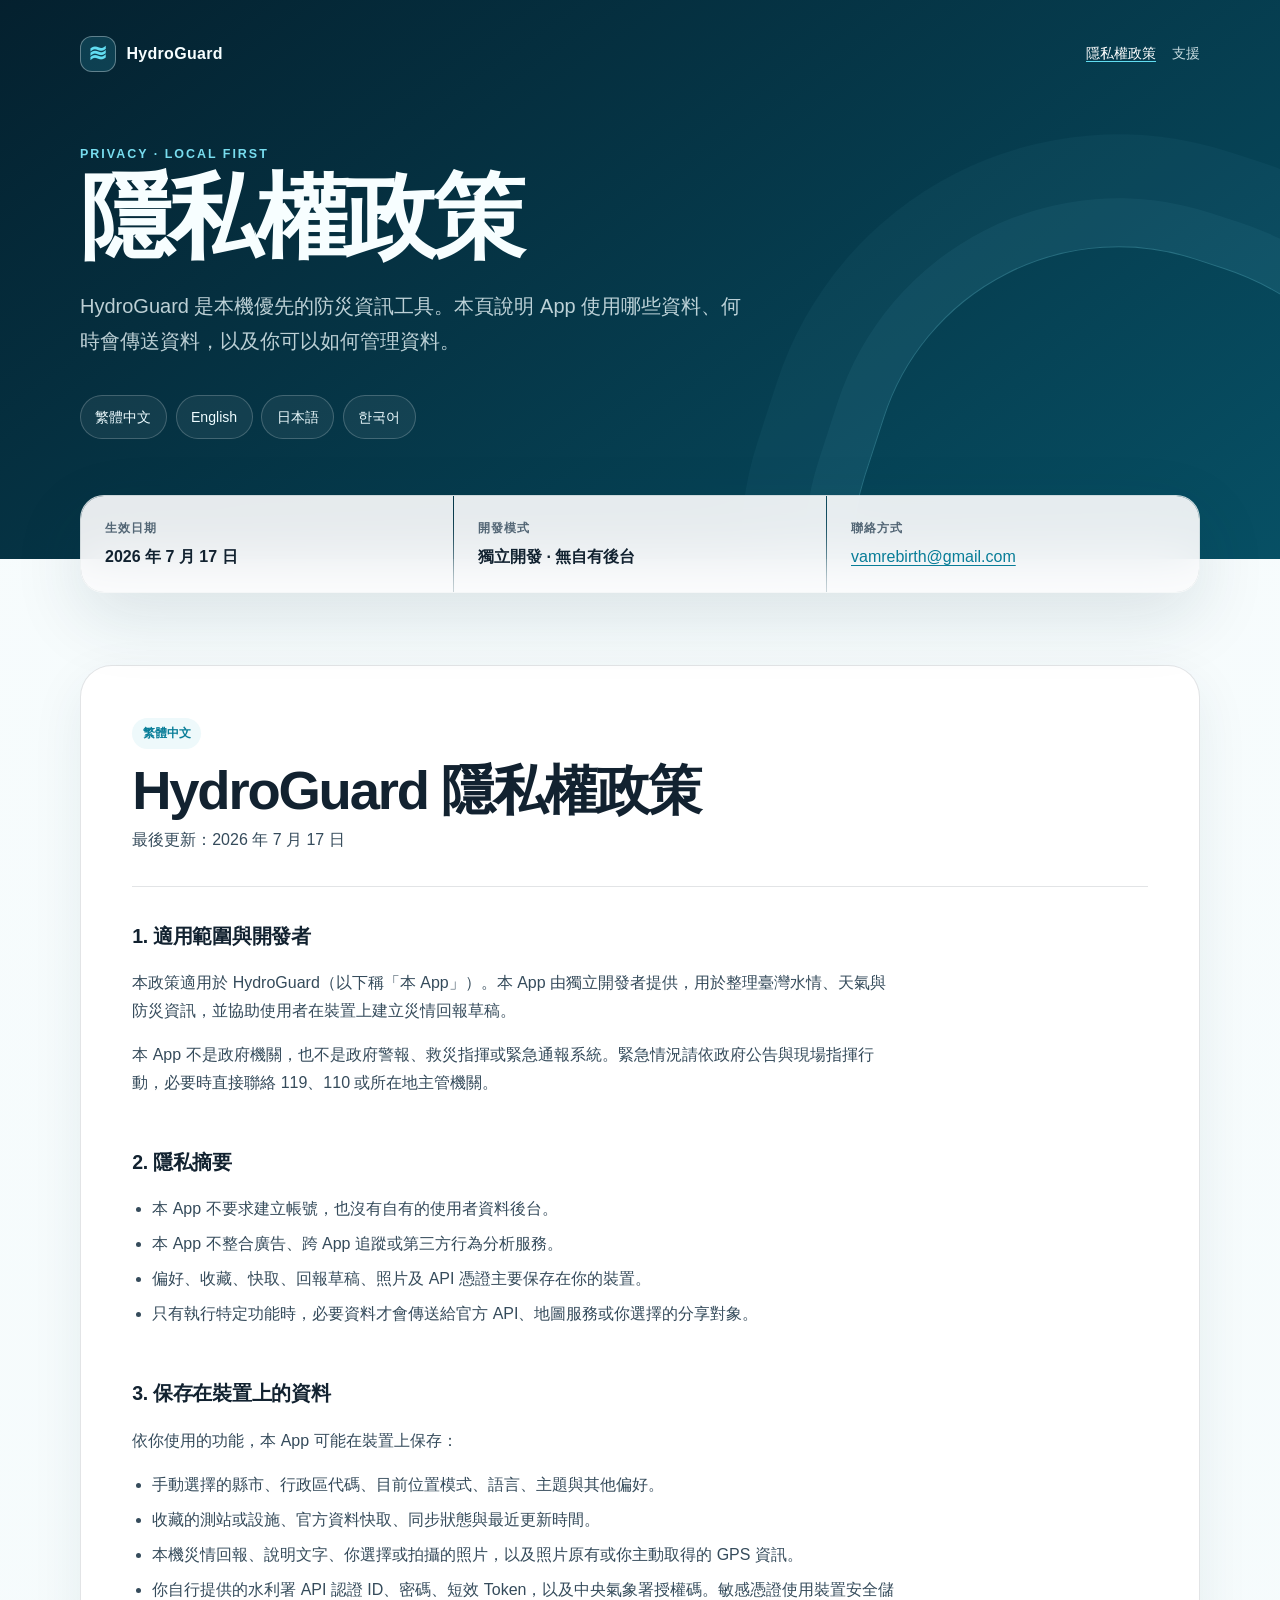
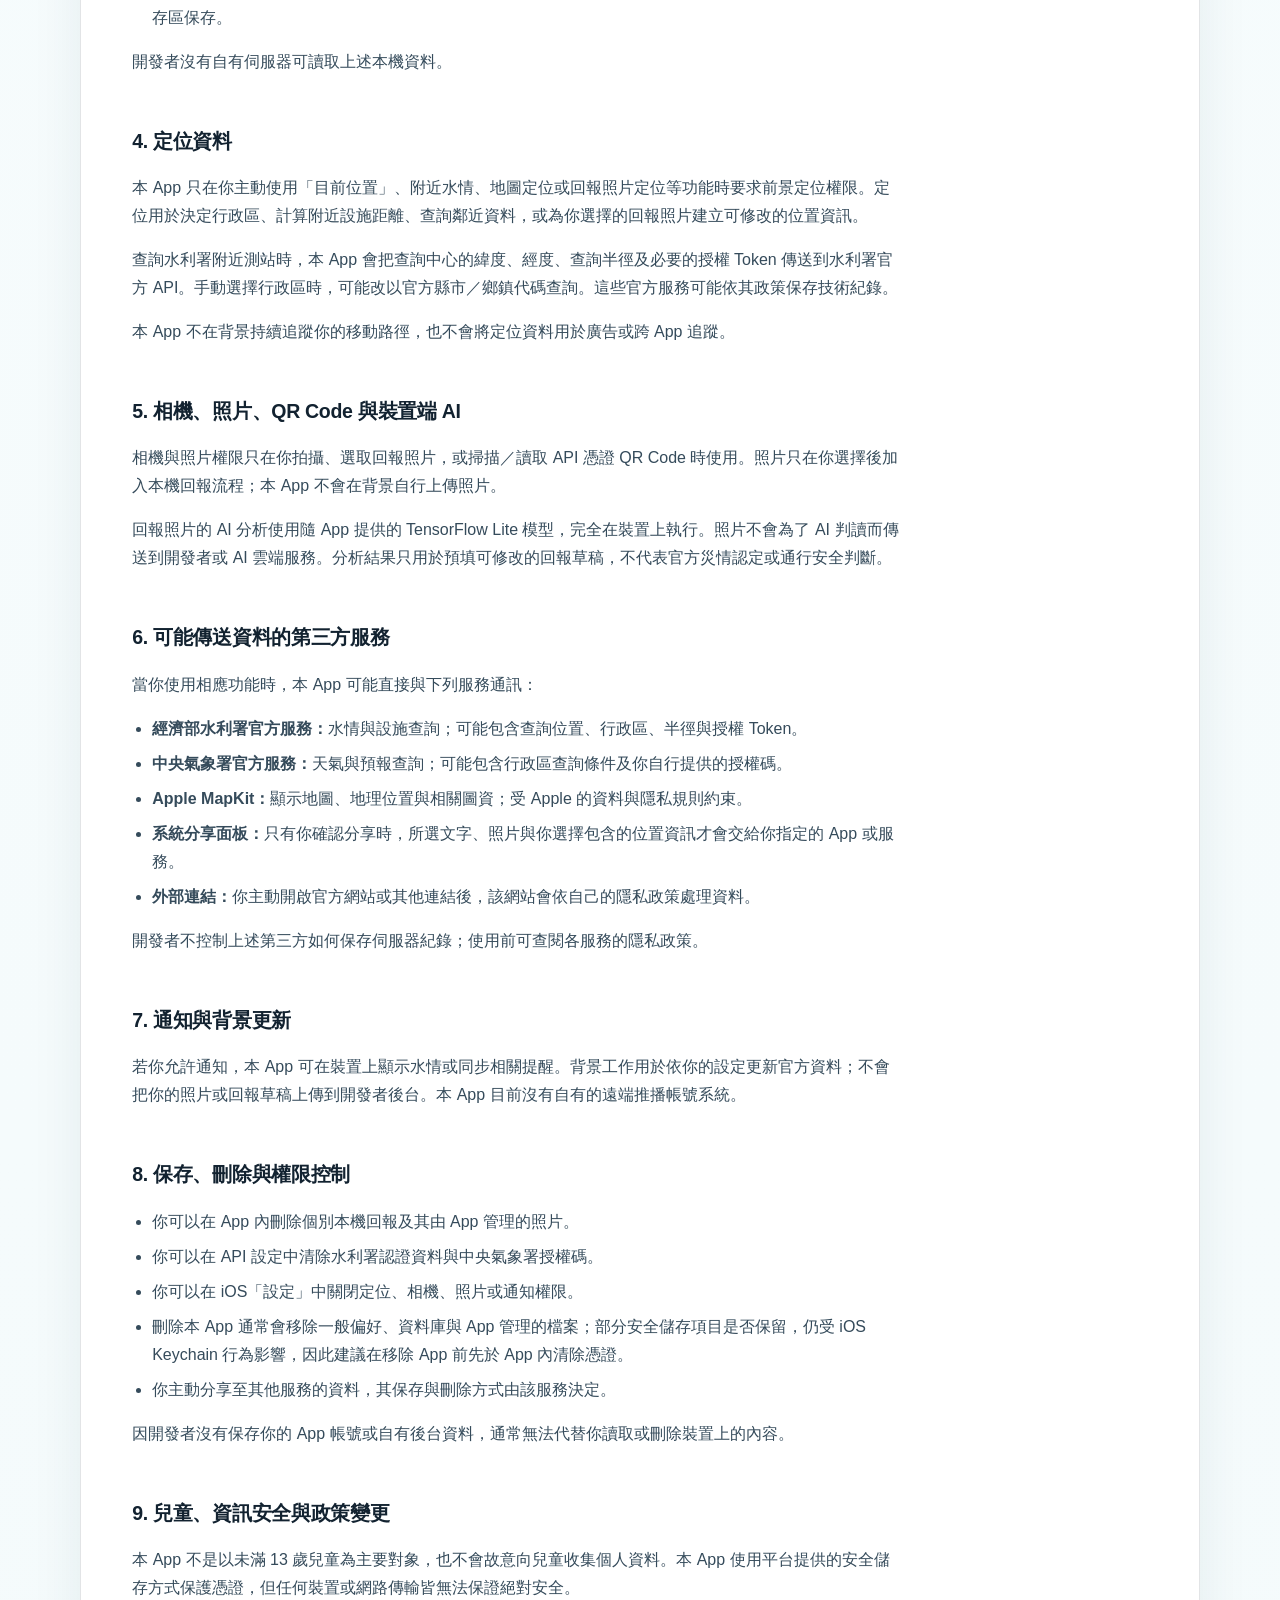
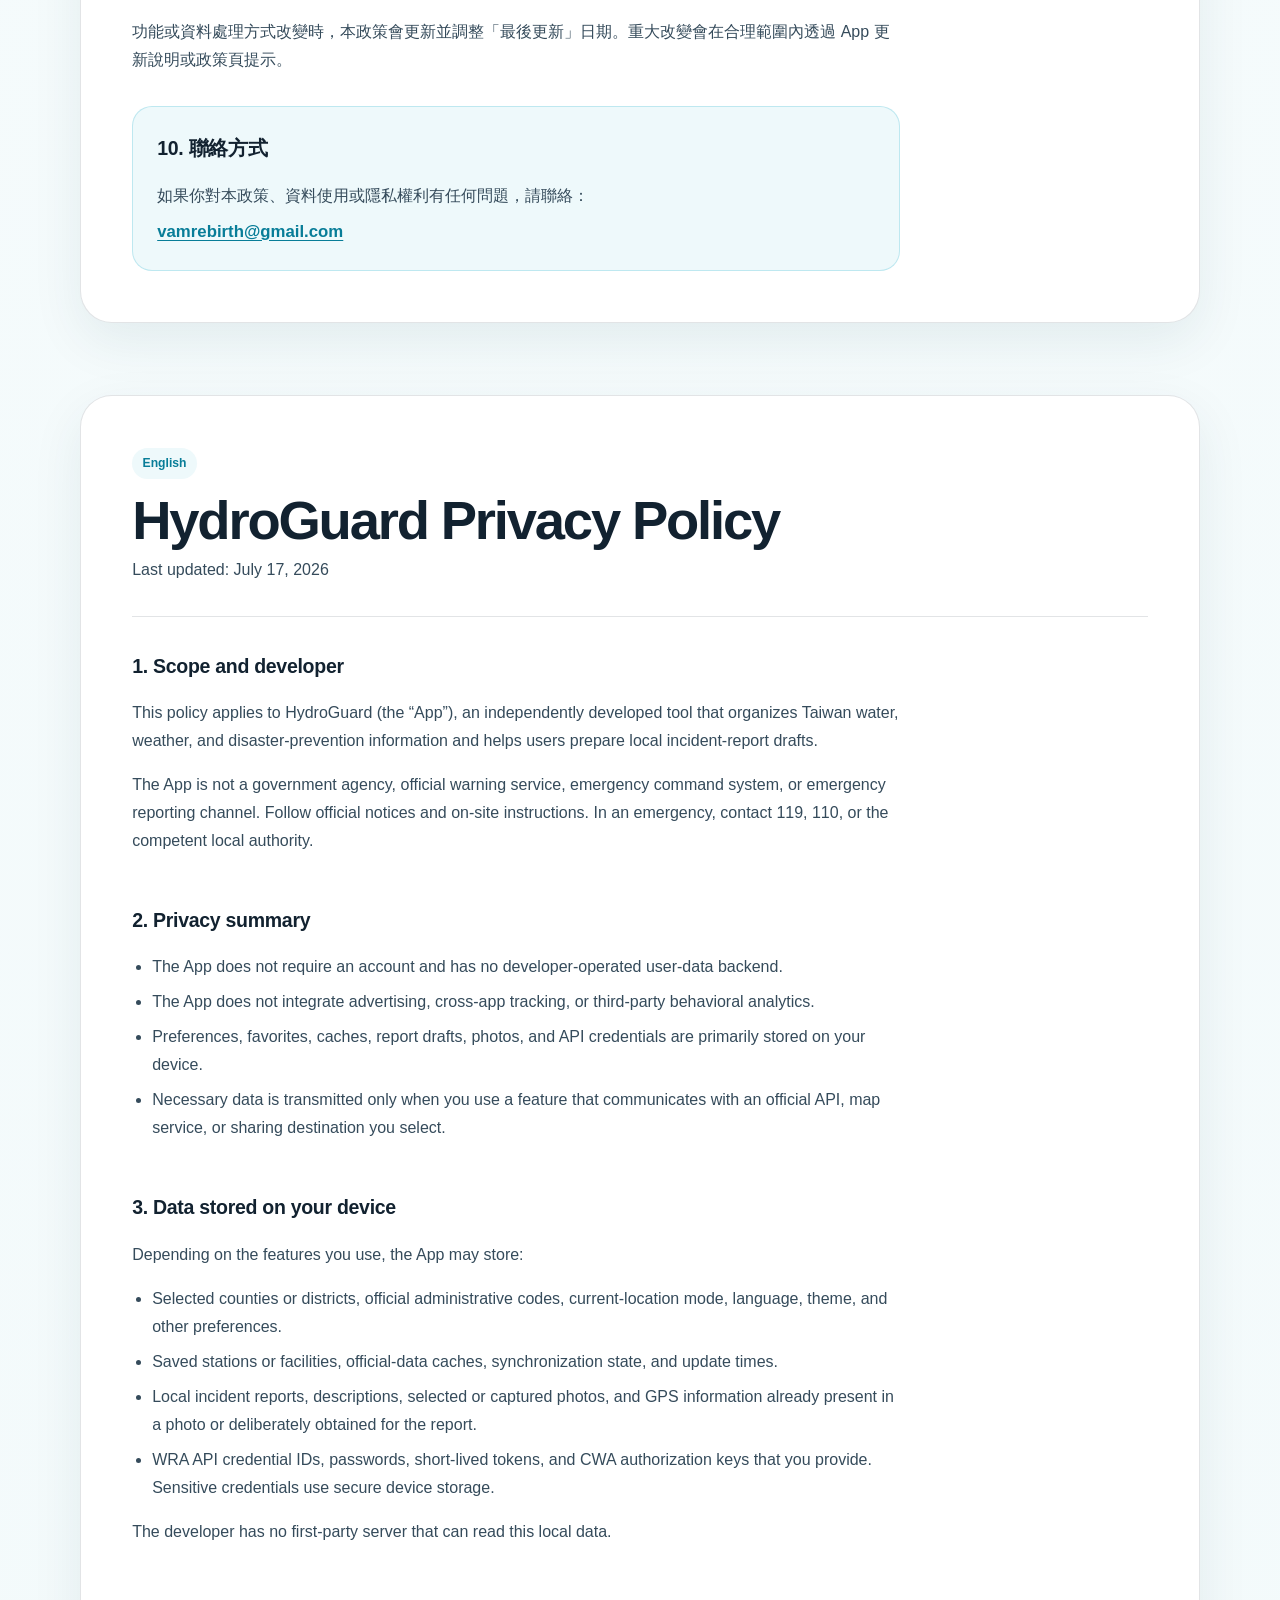
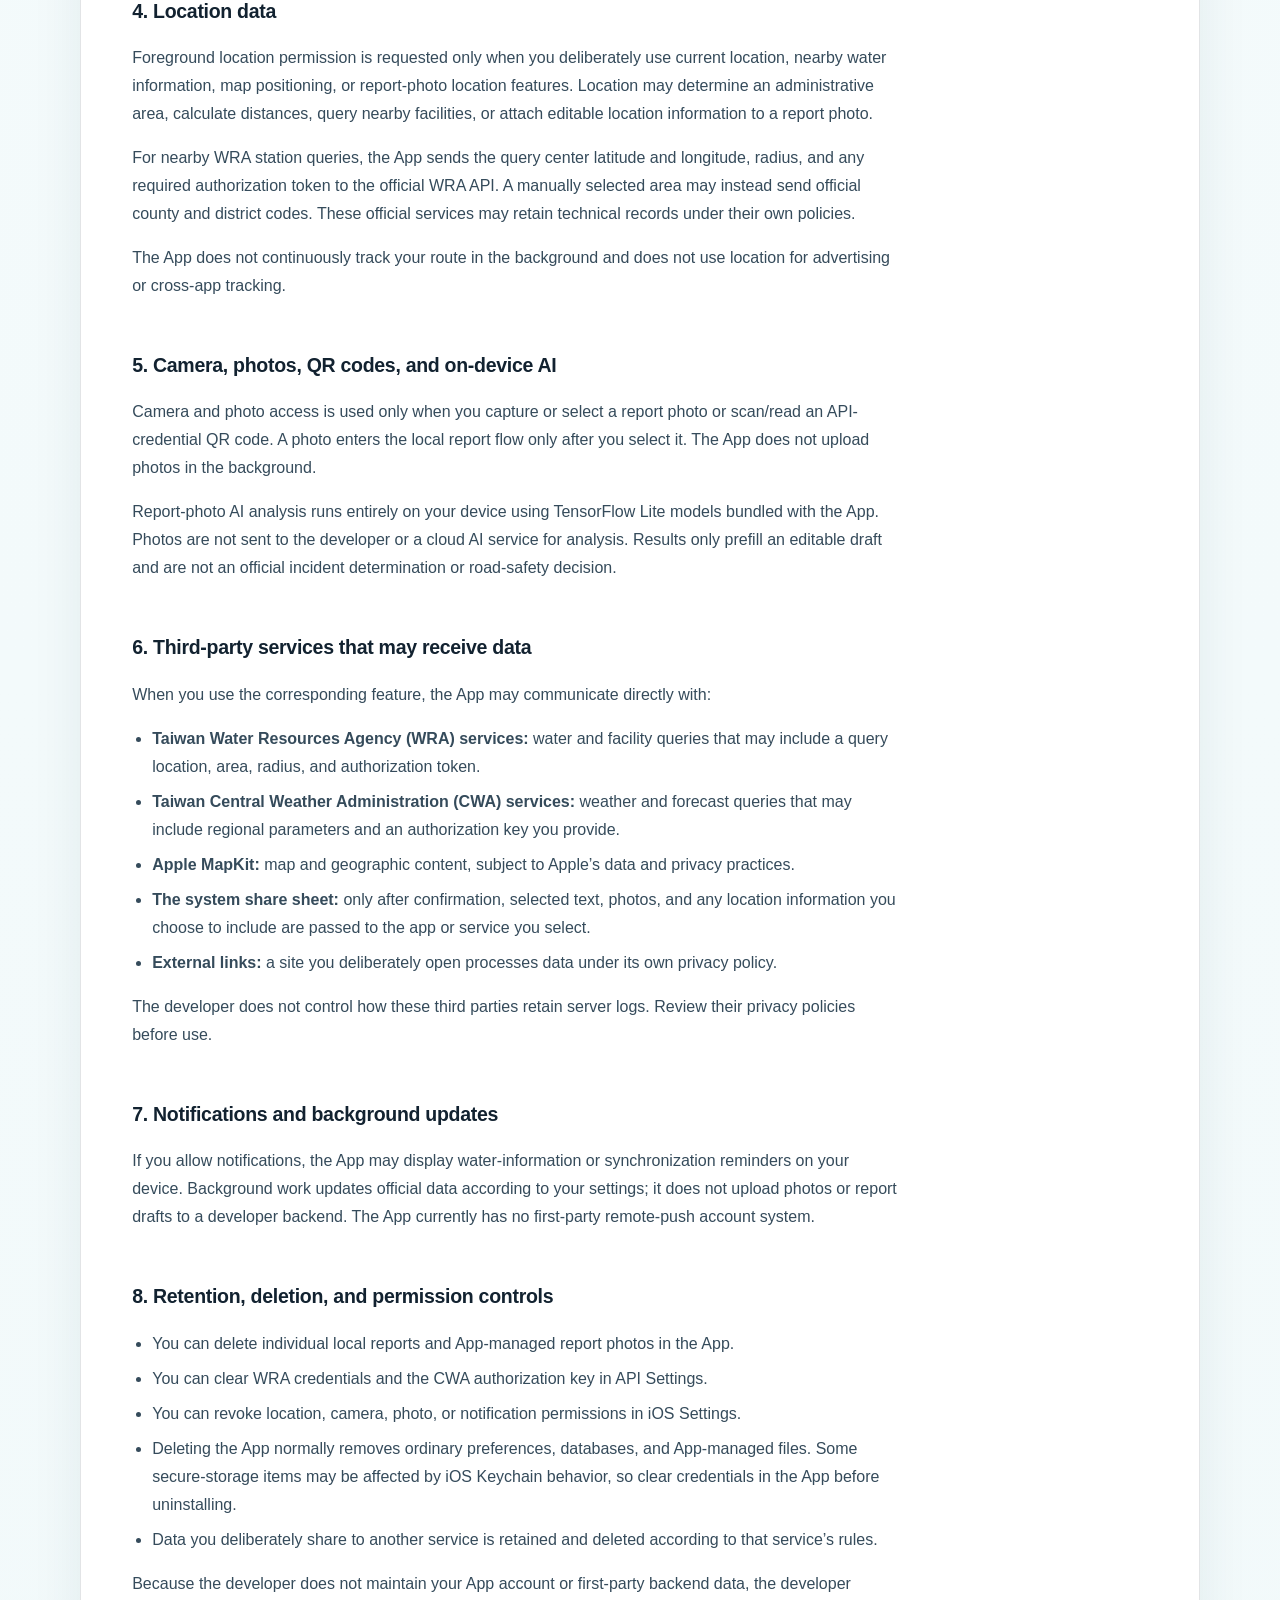
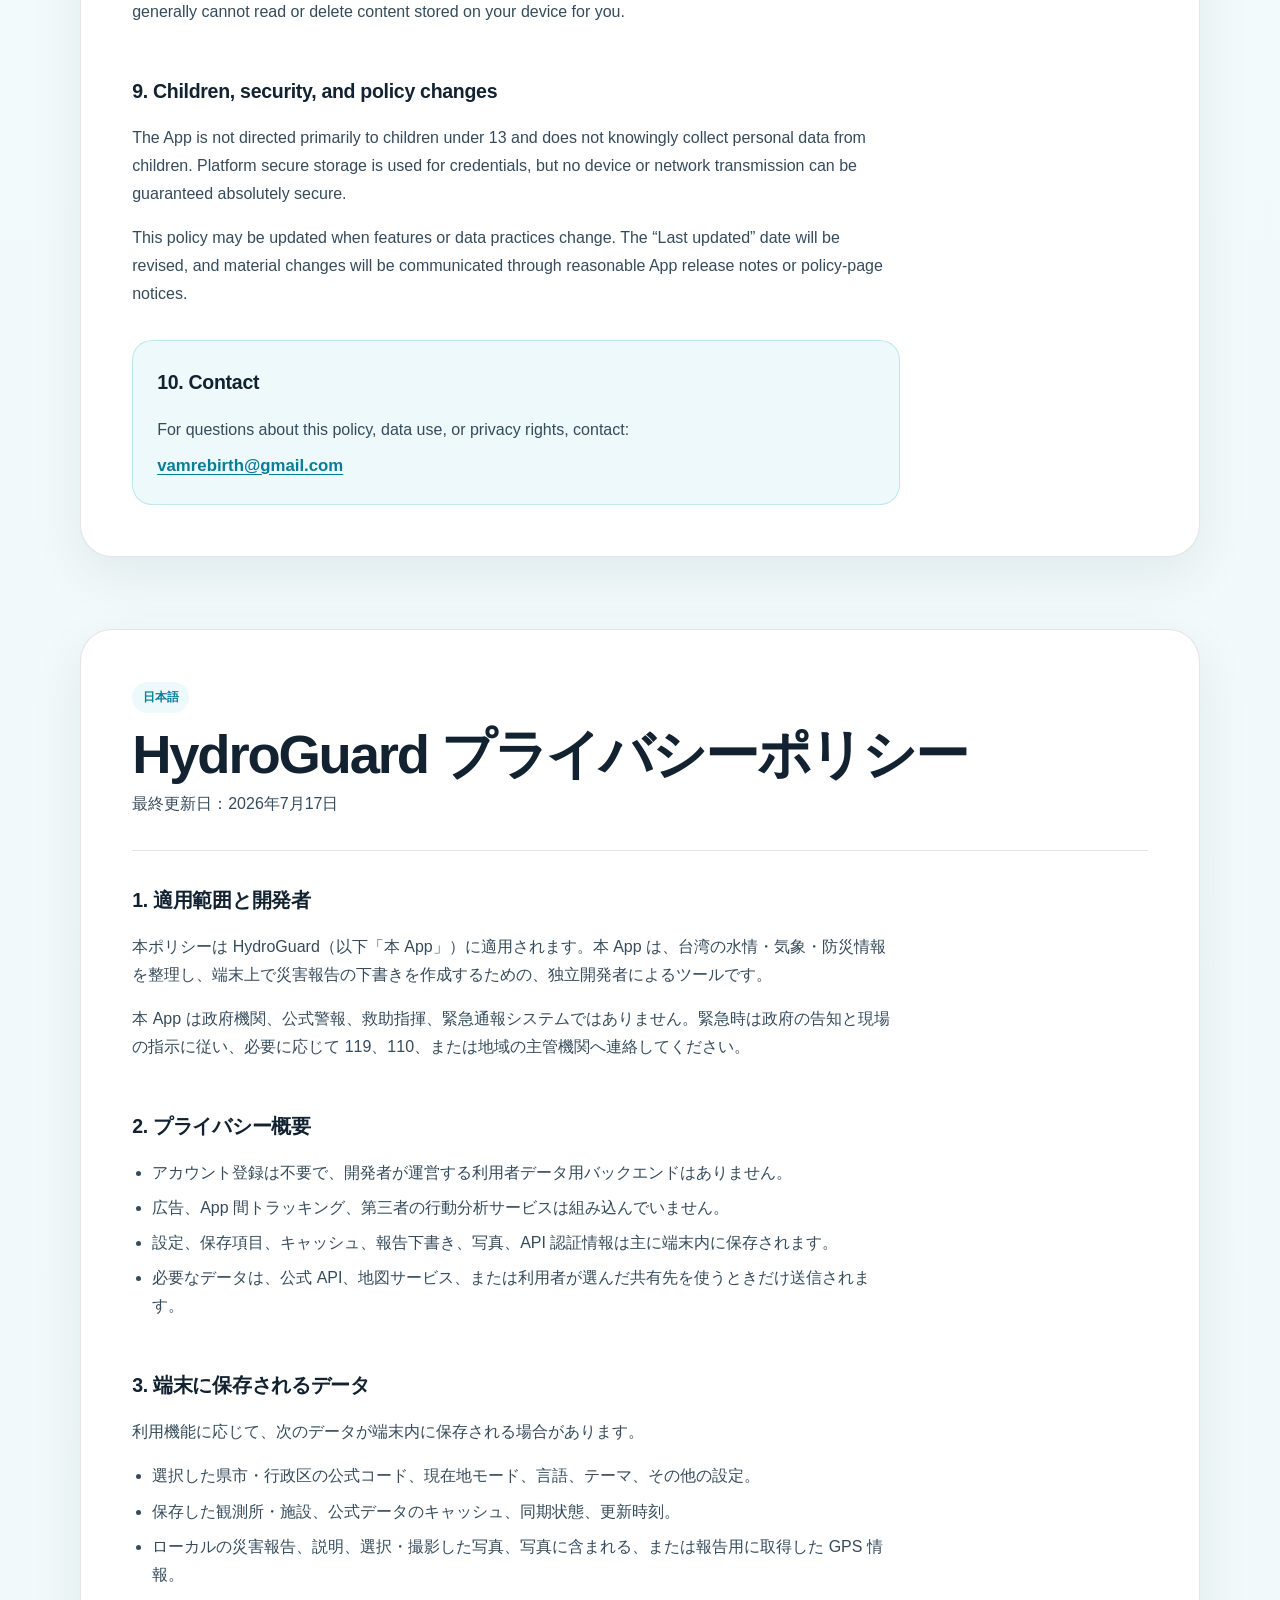
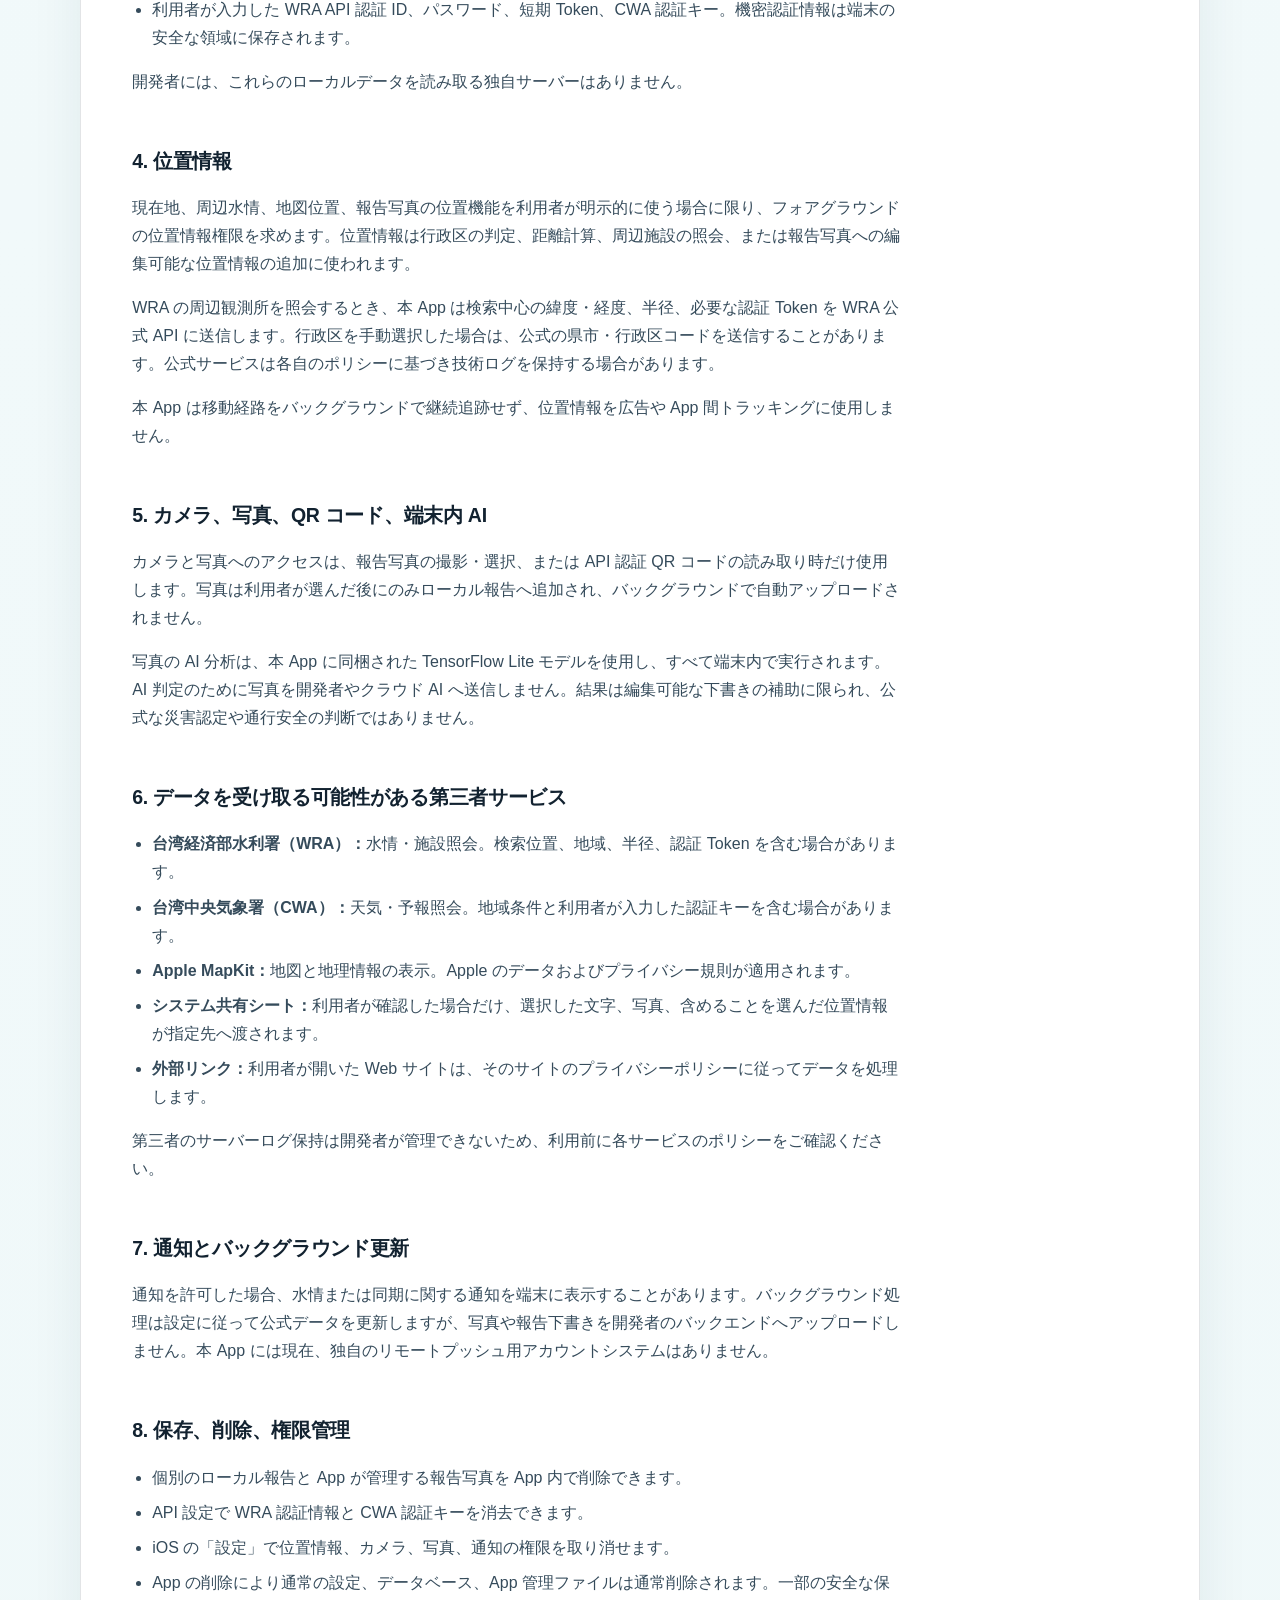
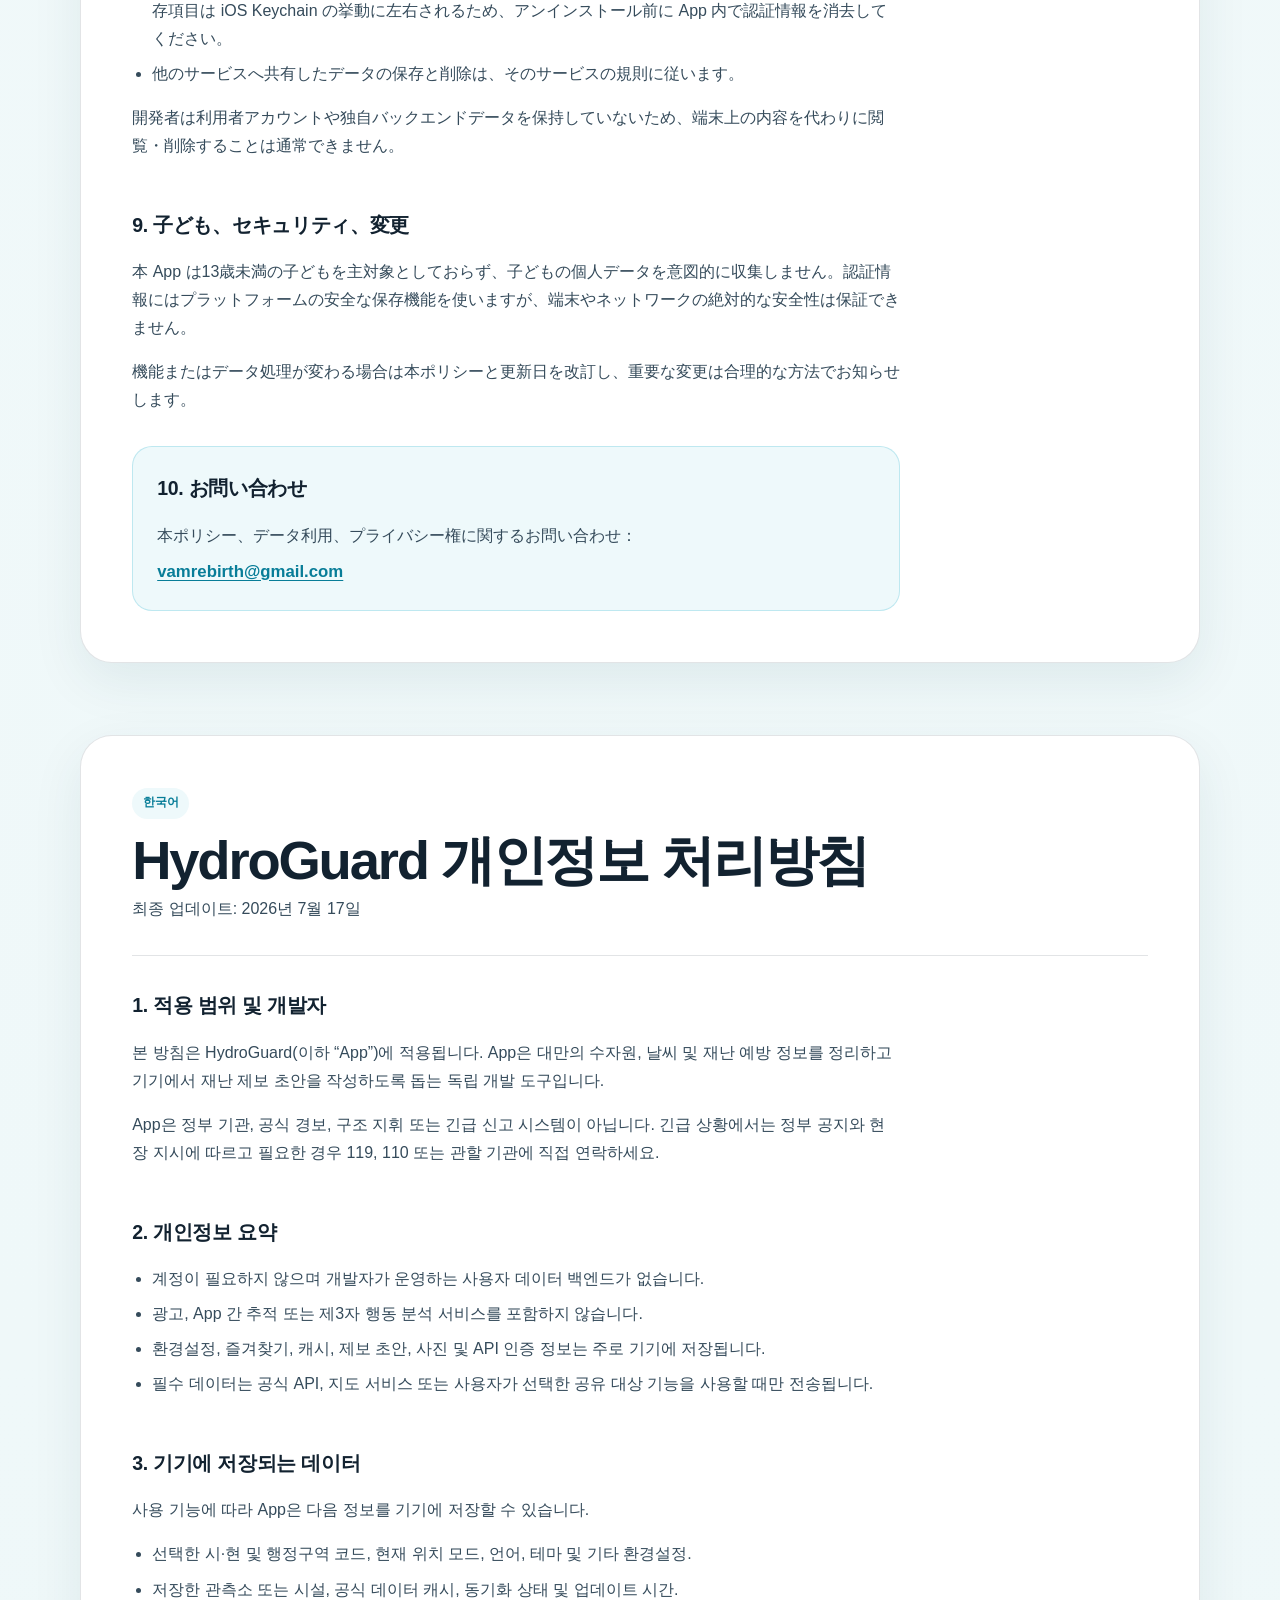
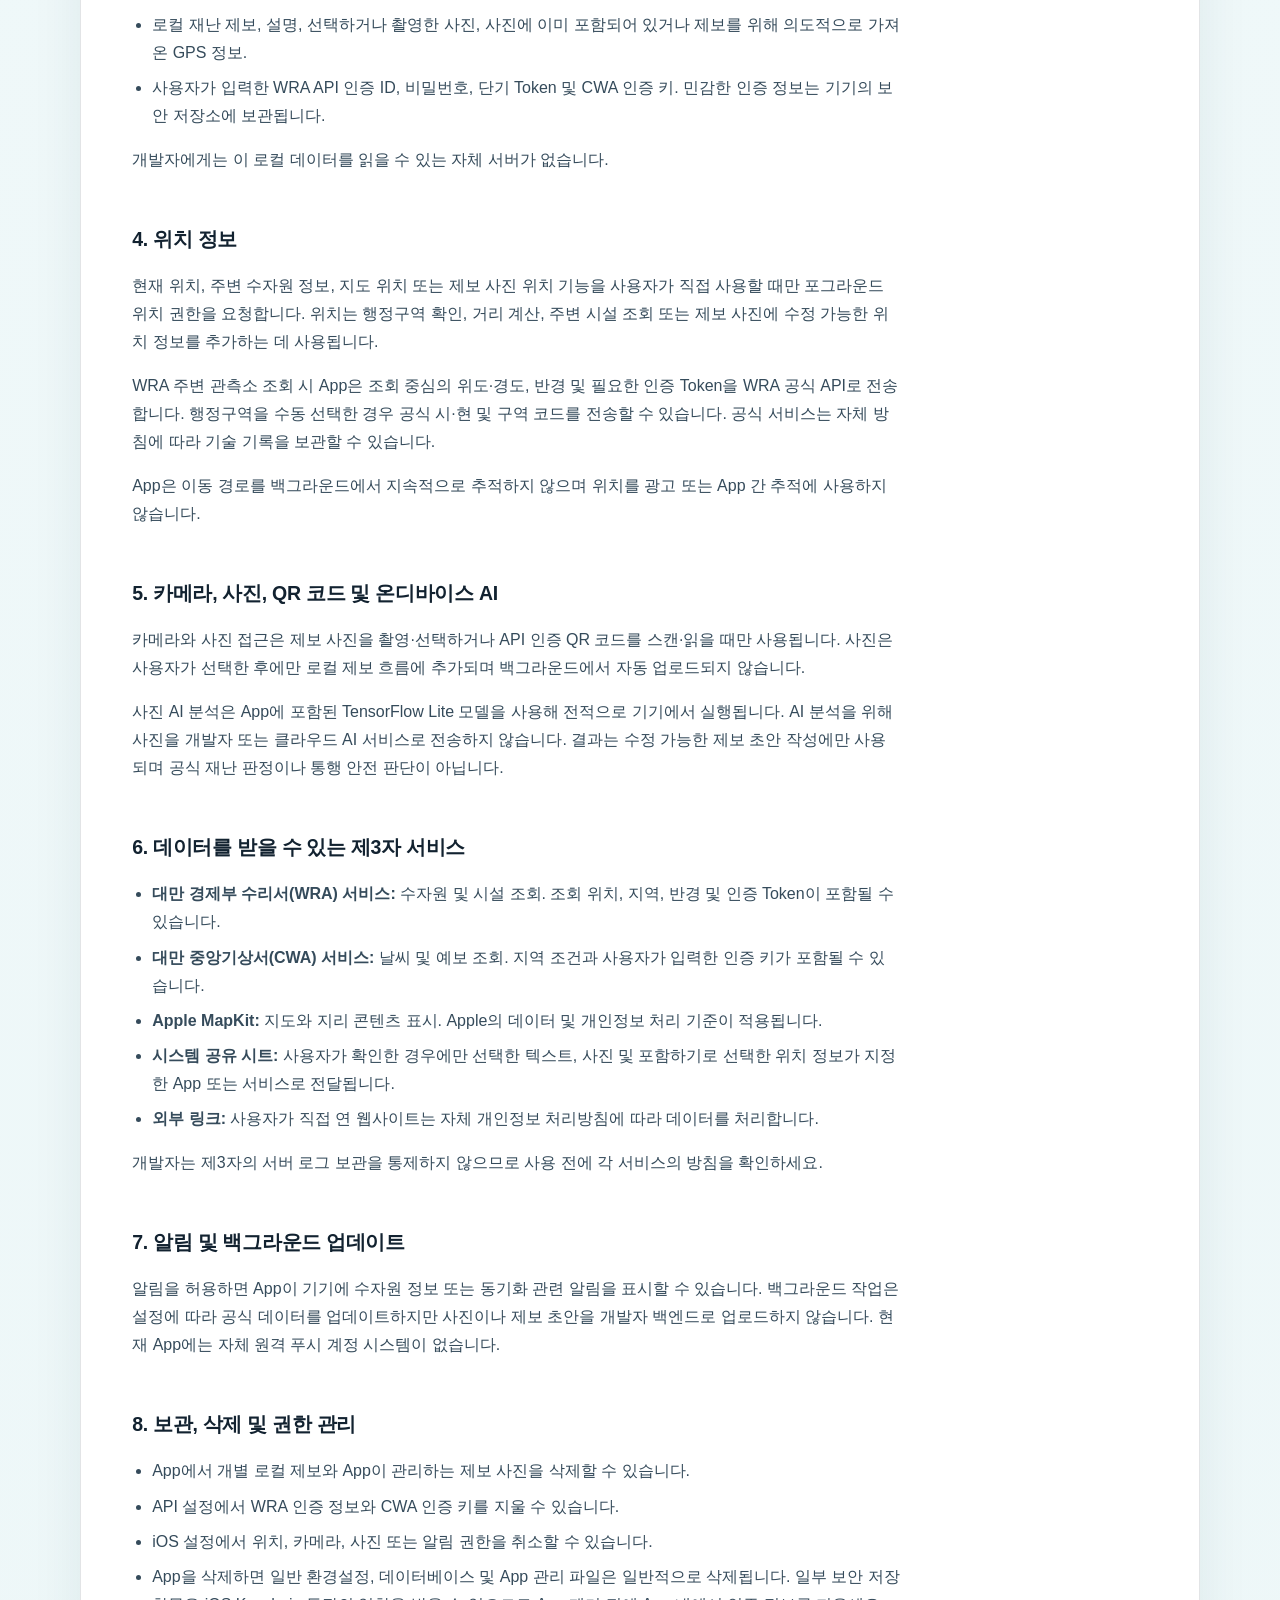
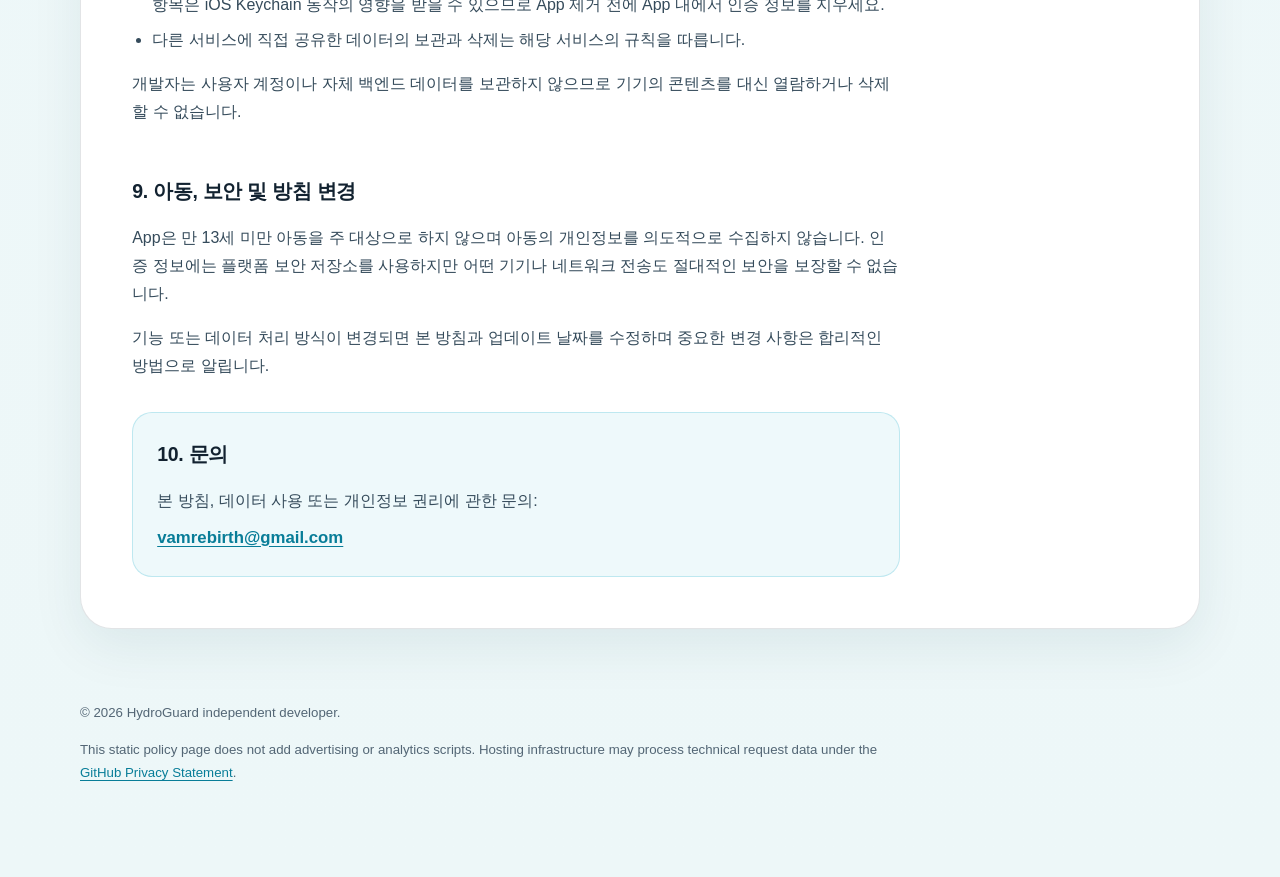
<file: index.html>
<!doctype html>
<html lang="zh-Hant">
  <head>
    <meta charset="utf-8" />
    <meta name="viewport" content="width=device-width, initial-scale=1" />
    <meta
      name="description"
      content="HydroGuard privacy policy in Traditional Chinese, English, Japanese, and Korean."
    />
    <meta name="color-scheme" content="light" />
    <title>HydroGuard 隱私權政策 · Privacy Policy</title>
    <link rel="stylesheet" href="assets/styles.css" />
  </head>
  <body>
    <header class="hero">
      <div class="hero__inner">
        <div class="topbar">
          <a class="brand" href="#top" aria-label="HydroGuard privacy policy">
            <span class="brand__mark" aria-hidden="true">≋</span>
            <span>HydroGuard</span>
          </a>
          <nav class="site-nav" aria-label="Site">
            <a aria-current="page" href="./">隱私權政策</a>
            <a href="support/">支援</a>
          </nav>
        </div>
        <p class="hero__eyebrow">Privacy · Local first</p>
        <h1>隱私權政策</h1>
        <p class="hero__lead">
          HydroGuard 是本機優先的防災資訊工具。本頁說明 App 使用哪些資料、何時會傳送資料，以及你可以如何管理資料。
        </p>
        <nav class="language-nav" aria-label="Language">
          <a href="#zh-TW">繁體中文</a>
          <a href="#en">English</a>
          <a href="#ja">日本語</a>
          <a href="#ko">한국어</a>
        </nav>
      </div>
    </header>

    <main id="top" class="page-shell">
      <aside class="summary-card" aria-label="Privacy summary">
        <div>
          <span class="summary-card__label">生效日期</span>
          <strong>2026 年 7 月 17 日</strong>
        </div>
        <div>
          <span class="summary-card__label">開發模式</span>
          <strong>獨立開發 · 無自有後台</strong>
        </div>
        <div>
          <span class="summary-card__label">聯絡方式</span>
          <a href="mailto:vamrebirth@gmail.com">vamrebirth@gmail.com</a>
        </div>
      </aside>

      <article id="zh-TW" class="policy" lang="zh-Hant">
        <header class="policy__header">
          <span class="policy__locale">繁體中文</span>
          <h2>HydroGuard 隱私權政策</h2>
          <p>最後更新：2026 年 7 月 17 日</p>
        </header>

        <section>
          <h3>1. 適用範圍與開發者</h3>
          <p>
            本政策適用於 HydroGuard（以下稱「本 App」）。本 App 由獨立開發者提供，用於整理臺灣水情、天氣與防災資訊，並協助使用者在裝置上建立災情回報草稿。
          </p>
          <p>
            本 App 不是政府機關，也不是政府警報、救災指揮或緊急通報系統。緊急情況請依政府公告與現場指揮行動，必要時直接聯絡 119、110 或所在地主管機關。
          </p>
        </section>

        <section>
          <h3>2. 隱私摘要</h3>
          <ul>
            <li>本 App 不要求建立帳號，也沒有自有的使用者資料後台。</li>
            <li>本 App 不整合廣告、跨 App 追蹤或第三方行為分析服務。</li>
            <li>偏好、收藏、快取、回報草稿、照片及 API 憑證主要保存在你的裝置。</li>
            <li>只有執行特定功能時，必要資料才會傳送給官方 API、地圖服務或你選擇的分享對象。</li>
          </ul>
        </section>

        <section>
          <h3>3. 保存在裝置上的資料</h3>
          <p>依你使用的功能，本 App 可能在裝置上保存：</p>
          <ul>
            <li>手動選擇的縣市、行政區代碼、目前位置模式、語言、主題與其他偏好。</li>
            <li>收藏的測站或設施、官方資料快取、同步狀態與最近更新時間。</li>
            <li>本機災情回報、說明文字、你選擇或拍攝的照片，以及照片原有或你主動取得的 GPS 資訊。</li>
            <li>你自行提供的水利署 API 認證 ID、密碼、短效 Token，以及中央氣象署授權碼。敏感憑證使用裝置安全儲存區保存。</li>
          </ul>
          <p>開發者沒有自有伺服器可讀取上述本機資料。</p>
        </section>

        <section>
          <h3>4. 定位資料</h3>
          <p>
            本 App 只在你主動使用「目前位置」、附近水情、地圖定位或回報照片定位等功能時要求前景定位權限。定位用於決定行政區、計算附近設施距離、查詢鄰近資料，或為你選擇的回報照片建立可修改的位置資訊。
          </p>
          <p>
            查詢水利署附近測站時，本 App 會把查詢中心的緯度、經度、查詢半徑及必要的授權 Token 傳送到水利署官方 API。手動選擇行政區時，可能改以官方縣市／鄉鎮代碼查詢。這些官方服務可能依其政策保存技術紀錄。
          </p>
          <p>本 App 不在背景持續追蹤你的移動路徑，也不會將定位資料用於廣告或跨 App 追蹤。</p>
        </section>

        <section>
          <h3>5. 相機、照片、QR Code 與裝置端 AI</h3>
          <p>
            相機與照片權限只在你拍攝、選取回報照片，或掃描／讀取 API 憑證 QR Code 時使用。照片只在你選擇後加入本機回報流程；本 App 不會在背景自行上傳照片。
          </p>
          <p>
            回報照片的 AI 分析使用隨 App 提供的 TensorFlow Lite 模型，完全在裝置上執行。照片不會為了 AI 判讀而傳送到開發者或 AI 雲端服務。分析結果只用於預填可修改的回報草稿，不代表官方災情認定或通行安全判斷。
          </p>
        </section>

        <section>
          <h3>6. 可能傳送資料的第三方服務</h3>
          <p>當你使用相應功能時，本 App 可能直接與下列服務通訊：</p>
          <ul>
            <li><strong>經濟部水利署官方服務：</strong>水情與設施查詢；可能包含查詢位置、行政區、半徑與授權 Token。</li>
            <li><strong>中央氣象署官方服務：</strong>天氣與預報查詢；可能包含行政區查詢條件及你自行提供的授權碼。</li>
            <li><strong>Apple MapKit：</strong>顯示地圖、地理位置與相關圖資；受 Apple 的資料與隱私規則約束。</li>
            <li><strong>系統分享面板：</strong>只有你確認分享時，所選文字、照片與你選擇包含的位置資訊才會交給你指定的 App 或服務。</li>
            <li><strong>外部連結：</strong>你主動開啟官方網站或其他連結後，該網站會依自己的隱私政策處理資料。</li>
          </ul>
          <p>開發者不控制上述第三方如何保存伺服器紀錄；使用前可查閱各服務的隱私政策。</p>
        </section>

        <section>
          <h3>7. 通知與背景更新</h3>
          <p>
            若你允許通知，本 App 可在裝置上顯示水情或同步相關提醒。背景工作用於依你的設定更新官方資料；不會把你的照片或回報草稿上傳到開發者後台。本 App 目前沒有自有的遠端推播帳號系統。
          </p>
        </section>

        <section>
          <h3>8. 保存、刪除與權限控制</h3>
          <ul>
            <li>你可以在 App 內刪除個別本機回報及其由 App 管理的照片。</li>
            <li>你可以在 API 設定中清除水利署認證資料與中央氣象署授權碼。</li>
            <li>你可以在 iOS「設定」中關閉定位、相機、照片或通知權限。</li>
            <li>刪除本 App 通常會移除一般偏好、資料庫與 App 管理的檔案；部分安全儲存項目是否保留，仍受 iOS Keychain 行為影響，因此建議在移除 App 前先於 App 內清除憑證。</li>
            <li>你主動分享至其他服務的資料，其保存與刪除方式由該服務決定。</li>
          </ul>
          <p>因開發者沒有保存你的 App 帳號或自有後台資料，通常無法代替你讀取或刪除裝置上的內容。</p>
        </section>

        <section>
          <h3>9. 兒童、資訊安全與政策變更</h3>
          <p>
            本 App 不是以未滿 13 歲兒童為主要對象，也不會故意向兒童收集個人資料。本 App 使用平台提供的安全儲存方式保護憑證，但任何裝置或網路傳輸皆無法保證絕對安全。
          </p>
          <p>
            功能或資料處理方式改變時，本政策會更新並調整「最後更新」日期。重大改變會在合理範圍內透過 App 更新說明或政策頁提示。
          </p>
        </section>

        <section class="contact-card">
          <h3>10. 聯絡方式</h3>
          <p>如果你對本政策、資料使用或隱私權利有任何問題，請聯絡：</p>
          <a href="mailto:vamrebirth@gmail.com">vamrebirth@gmail.com</a>
        </section>
      </article>

      <article id="en" class="policy" lang="en">
        <header class="policy__header">
          <span class="policy__locale">English</span>
          <h2>HydroGuard Privacy Policy</h2>
          <p>Last updated: July 17, 2026</p>
        </header>

        <section>
          <h3>1. Scope and developer</h3>
          <p>
            This policy applies to HydroGuard (the “App”), an independently developed tool that organizes Taiwan water, weather, and disaster-prevention information and helps users prepare local incident-report drafts.
          </p>
          <p>
            The App is not a government agency, official warning service, emergency command system, or emergency reporting channel. Follow official notices and on-site instructions. In an emergency, contact 119, 110, or the competent local authority.
          </p>
        </section>

        <section>
          <h3>2. Privacy summary</h3>
          <ul>
            <li>The App does not require an account and has no developer-operated user-data backend.</li>
            <li>The App does not integrate advertising, cross-app tracking, or third-party behavioral analytics.</li>
            <li>Preferences, favorites, caches, report drafts, photos, and API credentials are primarily stored on your device.</li>
            <li>Necessary data is transmitted only when you use a feature that communicates with an official API, map service, or sharing destination you select.</li>
          </ul>
        </section>

        <section>
          <h3>3. Data stored on your device</h3>
          <p>Depending on the features you use, the App may store:</p>
          <ul>
            <li>Selected counties or districts, official administrative codes, current-location mode, language, theme, and other preferences.</li>
            <li>Saved stations or facilities, official-data caches, synchronization state, and update times.</li>
            <li>Local incident reports, descriptions, selected or captured photos, and GPS information already present in a photo or deliberately obtained for the report.</li>
            <li>WRA API credential IDs, passwords, short-lived tokens, and CWA authorization keys that you provide. Sensitive credentials use secure device storage.</li>
          </ul>
          <p>The developer has no first-party server that can read this local data.</p>
        </section>

        <section>
          <h3>4. Location data</h3>
          <p>
            Foreground location permission is requested only when you deliberately use current location, nearby water information, map positioning, or report-photo location features. Location may determine an administrative area, calculate distances, query nearby facilities, or attach editable location information to a report photo.
          </p>
          <p>
            For nearby WRA station queries, the App sends the query center latitude and longitude, radius, and any required authorization token to the official WRA API. A manually selected area may instead send official county and district codes. These official services may retain technical records under their own policies.
          </p>
          <p>The App does not continuously track your route in the background and does not use location for advertising or cross-app tracking.</p>
        </section>

        <section>
          <h3>5. Camera, photos, QR codes, and on-device AI</h3>
          <p>
            Camera and photo access is used only when you capture or select a report photo or scan/read an API-credential QR code. A photo enters the local report flow only after you select it. The App does not upload photos in the background.
          </p>
          <p>
            Report-photo AI analysis runs entirely on your device using TensorFlow Lite models bundled with the App. Photos are not sent to the developer or a cloud AI service for analysis. Results only prefill an editable draft and are not an official incident determination or road-safety decision.
          </p>
        </section>

        <section>
          <h3>6. Third-party services that may receive data</h3>
          <p>When you use the corresponding feature, the App may communicate directly with:</p>
          <ul>
            <li><strong>Taiwan Water Resources Agency (WRA) services:</strong> water and facility queries that may include a query location, area, radius, and authorization token.</li>
            <li><strong>Taiwan Central Weather Administration (CWA) services:</strong> weather and forecast queries that may include regional parameters and an authorization key you provide.</li>
            <li><strong>Apple MapKit:</strong> map and geographic content, subject to Apple’s data and privacy practices.</li>
            <li><strong>The system share sheet:</strong> only after confirmation, selected text, photos, and any location information you choose to include are passed to the app or service you select.</li>
            <li><strong>External links:</strong> a site you deliberately open processes data under its own privacy policy.</li>
          </ul>
          <p>The developer does not control how these third parties retain server logs. Review their privacy policies before use.</p>
        </section>

        <section>
          <h3>7. Notifications and background updates</h3>
          <p>
            If you allow notifications, the App may display water-information or synchronization reminders on your device. Background work updates official data according to your settings; it does not upload photos or report drafts to a developer backend. The App currently has no first-party remote-push account system.
          </p>
        </section>

        <section>
          <h3>8. Retention, deletion, and permission controls</h3>
          <ul>
            <li>You can delete individual local reports and App-managed report photos in the App.</li>
            <li>You can clear WRA credentials and the CWA authorization key in API Settings.</li>
            <li>You can revoke location, camera, photo, or notification permissions in iOS Settings.</li>
            <li>Deleting the App normally removes ordinary preferences, databases, and App-managed files. Some secure-storage items may be affected by iOS Keychain behavior, so clear credentials in the App before uninstalling.</li>
            <li>Data you deliberately share to another service is retained and deleted according to that service’s rules.</li>
          </ul>
          <p>Because the developer does not maintain your App account or first-party backend data, the developer generally cannot read or delete content stored on your device for you.</p>
        </section>

        <section>
          <h3>9. Children, security, and policy changes</h3>
          <p>
            The App is not directed primarily to children under 13 and does not knowingly collect personal data from children. Platform secure storage is used for credentials, but no device or network transmission can be guaranteed absolutely secure.
          </p>
          <p>
            This policy may be updated when features or data practices change. The “Last updated” date will be revised, and material changes will be communicated through reasonable App release notes or policy-page notices.
          </p>
        </section>

        <section class="contact-card">
          <h3>10. Contact</h3>
          <p>For questions about this policy, data use, or privacy rights, contact:</p>
          <a href="mailto:vamrebirth@gmail.com">vamrebirth@gmail.com</a>
        </section>
      </article>

      <article id="ja" class="policy" lang="ja">
        <header class="policy__header">
          <span class="policy__locale">日本語</span>
          <h2>HydroGuard プライバシーポリシー</h2>
          <p>最終更新日：2026年7月17日</p>
        </header>

        <section>
          <h3>1. 適用範囲と開発者</h3>
          <p>
            本ポリシーは HydroGuard（以下「本 App」）に適用されます。本 App は、台湾の水情・気象・防災情報を整理し、端末上で災害報告の下書きを作成するための、独立開発者によるツールです。
          </p>
          <p>
            本 App は政府機関、公式警報、救助指揮、緊急通報システムではありません。緊急時は政府の告知と現場の指示に従い、必要に応じて 119、110、または地域の主管機関へ連絡してください。
          </p>
        </section>

        <section>
          <h3>2. プライバシー概要</h3>
          <ul>
            <li>アカウント登録は不要で、開発者が運営する利用者データ用バックエンドはありません。</li>
            <li>広告、App 間トラッキング、第三者の行動分析サービスは組み込んでいません。</li>
            <li>設定、保存項目、キャッシュ、報告下書き、写真、API 認証情報は主に端末内に保存されます。</li>
            <li>必要なデータは、公式 API、地図サービス、または利用者が選んだ共有先を使うときだけ送信されます。</li>
          </ul>
        </section>

        <section>
          <h3>3. 端末に保存されるデータ</h3>
          <p>利用機能に応じて、次のデータが端末内に保存される場合があります。</p>
          <ul>
            <li>選択した県市・行政区の公式コード、現在地モード、言語、テーマ、その他の設定。</li>
            <li>保存した観測所・施設、公式データのキャッシュ、同期状態、更新時刻。</li>
            <li>ローカルの災害報告、説明、選択・撮影した写真、写真に含まれる、または報告用に取得した GPS 情報。</li>
            <li>利用者が入力した WRA API 認証 ID、パスワード、短期 Token、CWA 認証キー。機密認証情報は端末の安全な領域に保存されます。</li>
          </ul>
          <p>開発者には、これらのローカルデータを読み取る独自サーバーはありません。</p>
        </section>

        <section>
          <h3>4. 位置情報</h3>
          <p>
            現在地、周辺水情、地図位置、報告写真の位置機能を利用者が明示的に使う場合に限り、フォアグラウンドの位置情報権限を求めます。位置情報は行政区の判定、距離計算、周辺施設の照会、または報告写真への編集可能な位置情報の追加に使われます。
          </p>
          <p>
            WRA の周辺観測所を照会するとき、本 App は検索中心の緯度・経度、半径、必要な認証 Token を WRA 公式 API に送信します。行政区を手動選択した場合は、公式の県市・行政区コードを送信することがあります。公式サービスは各自のポリシーに基づき技術ログを保持する場合があります。
          </p>
          <p>本 App は移動経路をバックグラウンドで継続追跡せず、位置情報を広告や App 間トラッキングに使用しません。</p>
        </section>

        <section>
          <h3>5. カメラ、写真、QR コード、端末内 AI</h3>
          <p>
            カメラと写真へのアクセスは、報告写真の撮影・選択、または API 認証 QR コードの読み取り時だけ使用します。写真は利用者が選んだ後にのみローカル報告へ追加され、バックグラウンドで自動アップロードされません。
          </p>
          <p>
            写真の AI 分析は、本 App に同梱された TensorFlow Lite モデルを使用し、すべて端末内で実行されます。AI 判定のために写真を開発者やクラウド AI へ送信しません。結果は編集可能な下書きの補助に限られ、公式な災害認定や通行安全の判断ではありません。
          </p>
        </section>

        <section>
          <h3>6. データを受け取る可能性がある第三者サービス</h3>
          <ul>
            <li><strong>台湾経済部水利署（WRA）：</strong>水情・施設照会。検索位置、地域、半径、認証 Token を含む場合があります。</li>
            <li><strong>台湾中央気象署（CWA）：</strong>天気・予報照会。地域条件と利用者が入力した認証キーを含む場合があります。</li>
            <li><strong>Apple MapKit：</strong>地図と地理情報の表示。Apple のデータおよびプライバシー規則が適用されます。</li>
            <li><strong>システム共有シート：</strong>利用者が確認した場合だけ、選択した文字、写真、含めることを選んだ位置情報が指定先へ渡されます。</li>
            <li><strong>外部リンク：</strong>利用者が開いた Web サイトは、そのサイトのプライバシーポリシーに従ってデータを処理します。</li>
          </ul>
          <p>第三者のサーバーログ保持は開発者が管理できないため、利用前に各サービスのポリシーをご確認ください。</p>
        </section>

        <section>
          <h3>7. 通知とバックグラウンド更新</h3>
          <p>
            通知を許可した場合、水情または同期に関する通知を端末に表示することがあります。バックグラウンド処理は設定に従って公式データを更新しますが、写真や報告下書きを開発者のバックエンドへアップロードしません。本 App には現在、独自のリモートプッシュ用アカウントシステムはありません。
          </p>
        </section>

        <section>
          <h3>8. 保存、削除、権限管理</h3>
          <ul>
            <li>個別のローカル報告と App が管理する報告写真を App 内で削除できます。</li>
            <li>API 設定で WRA 認証情報と CWA 認証キーを消去できます。</li>
            <li>iOS の「設定」で位置情報、カメラ、写真、通知の権限を取り消せます。</li>
            <li>App の削除により通常の設定、データベース、App 管理ファイルは通常削除されます。一部の安全な保存項目は iOS Keychain の挙動に左右されるため、アンインストール前に App 内で認証情報を消去してください。</li>
            <li>他のサービスへ共有したデータの保存と削除は、そのサービスの規則に従います。</li>
          </ul>
          <p>開発者は利用者アカウントや独自バックエンドデータを保持していないため、端末上の内容を代わりに閲覧・削除することは通常できません。</p>
        </section>

        <section>
          <h3>9. 子ども、セキュリティ、変更</h3>
          <p>
            本 App は13歳未満の子どもを主対象としておらず、子どもの個人データを意図的に収集しません。認証情報にはプラットフォームの安全な保存機能を使いますが、端末やネットワークの絶対的な安全性は保証できません。
          </p>
          <p>機能またはデータ処理が変わる場合は本ポリシーと更新日を改訂し、重要な変更は合理的な方法でお知らせします。</p>
        </section>

        <section class="contact-card">
          <h3>10. お問い合わせ</h3>
          <p>本ポリシー、データ利用、プライバシー権に関するお問い合わせ：</p>
          <a href="mailto:vamrebirth@gmail.com">vamrebirth@gmail.com</a>
        </section>
      </article>

      <article id="ko" class="policy" lang="ko">
        <header class="policy__header">
          <span class="policy__locale">한국어</span>
          <h2>HydroGuard 개인정보 처리방침</h2>
          <p>최종 업데이트: 2026년 7월 17일</p>
        </header>

        <section>
          <h3>1. 적용 범위 및 개발자</h3>
          <p>
            본 방침은 HydroGuard(이하 “App”)에 적용됩니다. App은 대만의 수자원, 날씨 및 재난 예방 정보를 정리하고 기기에서 재난 제보 초안을 작성하도록 돕는 독립 개발 도구입니다.
          </p>
          <p>
            App은 정부 기관, 공식 경보, 구조 지휘 또는 긴급 신고 시스템이 아닙니다. 긴급 상황에서는 정부 공지와 현장 지시에 따르고 필요한 경우 119, 110 또는 관할 기관에 직접 연락하세요.
          </p>
        </section>

        <section>
          <h3>2. 개인정보 요약</h3>
          <ul>
            <li>계정이 필요하지 않으며 개발자가 운영하는 사용자 데이터 백엔드가 없습니다.</li>
            <li>광고, App 간 추적 또는 제3자 행동 분석 서비스를 포함하지 않습니다.</li>
            <li>환경설정, 즐겨찾기, 캐시, 제보 초안, 사진 및 API 인증 정보는 주로 기기에 저장됩니다.</li>
            <li>필수 데이터는 공식 API, 지도 서비스 또는 사용자가 선택한 공유 대상 기능을 사용할 때만 전송됩니다.</li>
          </ul>
        </section>

        <section>
          <h3>3. 기기에 저장되는 데이터</h3>
          <p>사용 기능에 따라 App은 다음 정보를 기기에 저장할 수 있습니다.</p>
          <ul>
            <li>선택한 시·현 및 행정구역 코드, 현재 위치 모드, 언어, 테마 및 기타 환경설정.</li>
            <li>저장한 관측소 또는 시설, 공식 데이터 캐시, 동기화 상태 및 업데이트 시간.</li>
            <li>로컬 재난 제보, 설명, 선택하거나 촬영한 사진, 사진에 이미 포함되어 있거나 제보를 위해 의도적으로 가져온 GPS 정보.</li>
            <li>사용자가 입력한 WRA API 인증 ID, 비밀번호, 단기 Token 및 CWA 인증 키. 민감한 인증 정보는 기기의 보안 저장소에 보관됩니다.</li>
          </ul>
          <p>개발자에게는 이 로컬 데이터를 읽을 수 있는 자체 서버가 없습니다.</p>
        </section>

        <section>
          <h3>4. 위치 정보</h3>
          <p>
            현재 위치, 주변 수자원 정보, 지도 위치 또는 제보 사진 위치 기능을 사용자가 직접 사용할 때만 포그라운드 위치 권한을 요청합니다. 위치는 행정구역 확인, 거리 계산, 주변 시설 조회 또는 제보 사진에 수정 가능한 위치 정보를 추가하는 데 사용됩니다.
          </p>
          <p>
            WRA 주변 관측소 조회 시 App은 조회 중심의 위도·경도, 반경 및 필요한 인증 Token을 WRA 공식 API로 전송합니다. 행정구역을 수동 선택한 경우 공식 시·현 및 구역 코드를 전송할 수 있습니다. 공식 서비스는 자체 방침에 따라 기술 기록을 보관할 수 있습니다.
          </p>
          <p>App은 이동 경로를 백그라운드에서 지속적으로 추적하지 않으며 위치를 광고 또는 App 간 추적에 사용하지 않습니다.</p>
        </section>

        <section>
          <h3>5. 카메라, 사진, QR 코드 및 온디바이스 AI</h3>
          <p>
            카메라와 사진 접근은 제보 사진을 촬영·선택하거나 API 인증 QR 코드를 스캔·읽을 때만 사용됩니다. 사진은 사용자가 선택한 후에만 로컬 제보 흐름에 추가되며 백그라운드에서 자동 업로드되지 않습니다.
          </p>
          <p>
            사진 AI 분석은 App에 포함된 TensorFlow Lite 모델을 사용해 전적으로 기기에서 실행됩니다. AI 분석을 위해 사진을 개발자 또는 클라우드 AI 서비스로 전송하지 않습니다. 결과는 수정 가능한 제보 초안 작성에만 사용되며 공식 재난 판정이나 통행 안전 판단이 아닙니다.
          </p>
        </section>

        <section>
          <h3>6. 데이터를 받을 수 있는 제3자 서비스</h3>
          <ul>
            <li><strong>대만 경제부 수리서(WRA) 서비스:</strong> 수자원 및 시설 조회. 조회 위치, 지역, 반경 및 인증 Token이 포함될 수 있습니다.</li>
            <li><strong>대만 중앙기상서(CWA) 서비스:</strong> 날씨 및 예보 조회. 지역 조건과 사용자가 입력한 인증 키가 포함될 수 있습니다.</li>
            <li><strong>Apple MapKit:</strong> 지도와 지리 콘텐츠 표시. Apple의 데이터 및 개인정보 처리 기준이 적용됩니다.</li>
            <li><strong>시스템 공유 시트:</strong> 사용자가 확인한 경우에만 선택한 텍스트, 사진 및 포함하기로 선택한 위치 정보가 지정한 App 또는 서비스로 전달됩니다.</li>
            <li><strong>외부 링크:</strong> 사용자가 직접 연 웹사이트는 자체 개인정보 처리방침에 따라 데이터를 처리합니다.</li>
          </ul>
          <p>개발자는 제3자의 서버 로그 보관을 통제하지 않으므로 사용 전에 각 서비스의 방침을 확인하세요.</p>
        </section>

        <section>
          <h3>7. 알림 및 백그라운드 업데이트</h3>
          <p>
            알림을 허용하면 App이 기기에 수자원 정보 또는 동기화 관련 알림을 표시할 수 있습니다. 백그라운드 작업은 설정에 따라 공식 데이터를 업데이트하지만 사진이나 제보 초안을 개발자 백엔드로 업로드하지 않습니다. 현재 App에는 자체 원격 푸시 계정 시스템이 없습니다.
          </p>
        </section>

        <section>
          <h3>8. 보관, 삭제 및 권한 관리</h3>
          <ul>
            <li>App에서 개별 로컬 제보와 App이 관리하는 제보 사진을 삭제할 수 있습니다.</li>
            <li>API 설정에서 WRA 인증 정보와 CWA 인증 키를 지울 수 있습니다.</li>
            <li>iOS 설정에서 위치, 카메라, 사진 또는 알림 권한을 취소할 수 있습니다.</li>
            <li>App을 삭제하면 일반 환경설정, 데이터베이스 및 App 관리 파일은 일반적으로 삭제됩니다. 일부 보안 저장 항목은 iOS Keychain 동작의 영향을 받을 수 있으므로 App 제거 전에 App 내에서 인증 정보를 지우세요.</li>
            <li>다른 서비스에 직접 공유한 데이터의 보관과 삭제는 해당 서비스의 규칙을 따릅니다.</li>
          </ul>
          <p>개발자는 사용자 계정이나 자체 백엔드 데이터를 보관하지 않으므로 기기의 콘텐츠를 대신 열람하거나 삭제할 수 없습니다.</p>
        </section>

        <section>
          <h3>9. 아동, 보안 및 방침 변경</h3>
          <p>
            App은 만 13세 미만 아동을 주 대상으로 하지 않으며 아동의 개인정보를 의도적으로 수집하지 않습니다. 인증 정보에는 플랫폼 보안 저장소를 사용하지만 어떤 기기나 네트워크 전송도 절대적인 보안을 보장할 수 없습니다.
          </p>
          <p>기능 또는 데이터 처리 방식이 변경되면 본 방침과 업데이트 날짜를 수정하며 중요한 변경 사항은 합리적인 방법으로 알립니다.</p>
        </section>

        <section class="contact-card">
          <h3>10. 문의</h3>
          <p>본 방침, 데이터 사용 또는 개인정보 권리에 관한 문의:</p>
          <a href="mailto:vamrebirth@gmail.com">vamrebirth@gmail.com</a>
        </section>
      </article>

      <footer>
        <p>© 2026 HydroGuard independent developer.</p>
        <p>
          This static policy page does not add advertising or analytics scripts. Hosting infrastructure may process technical request data under the
          <a href="https://docs.github.com/en/site-policy/privacy-policies/github-general-privacy-statement">GitHub Privacy Statement</a>.
        </p>
      </footer>
    </main>
  </body>
</html>
</file>
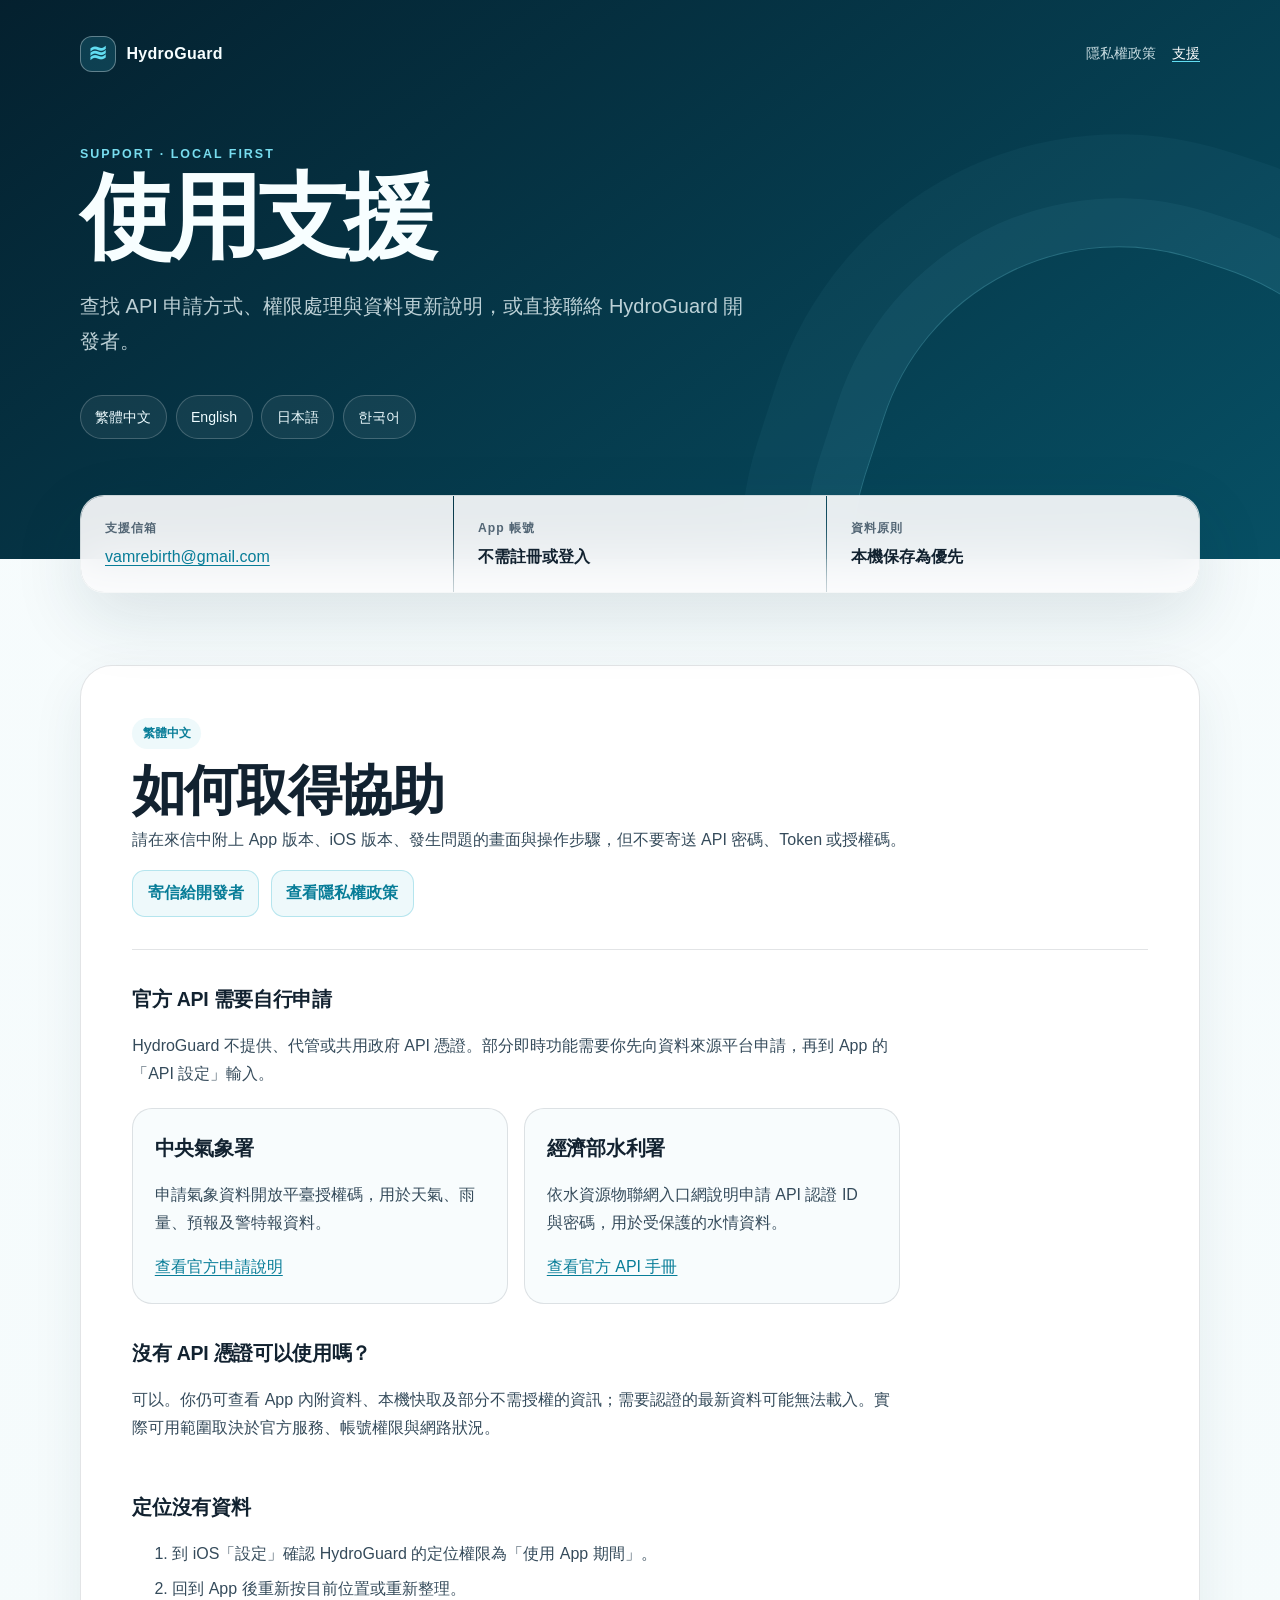
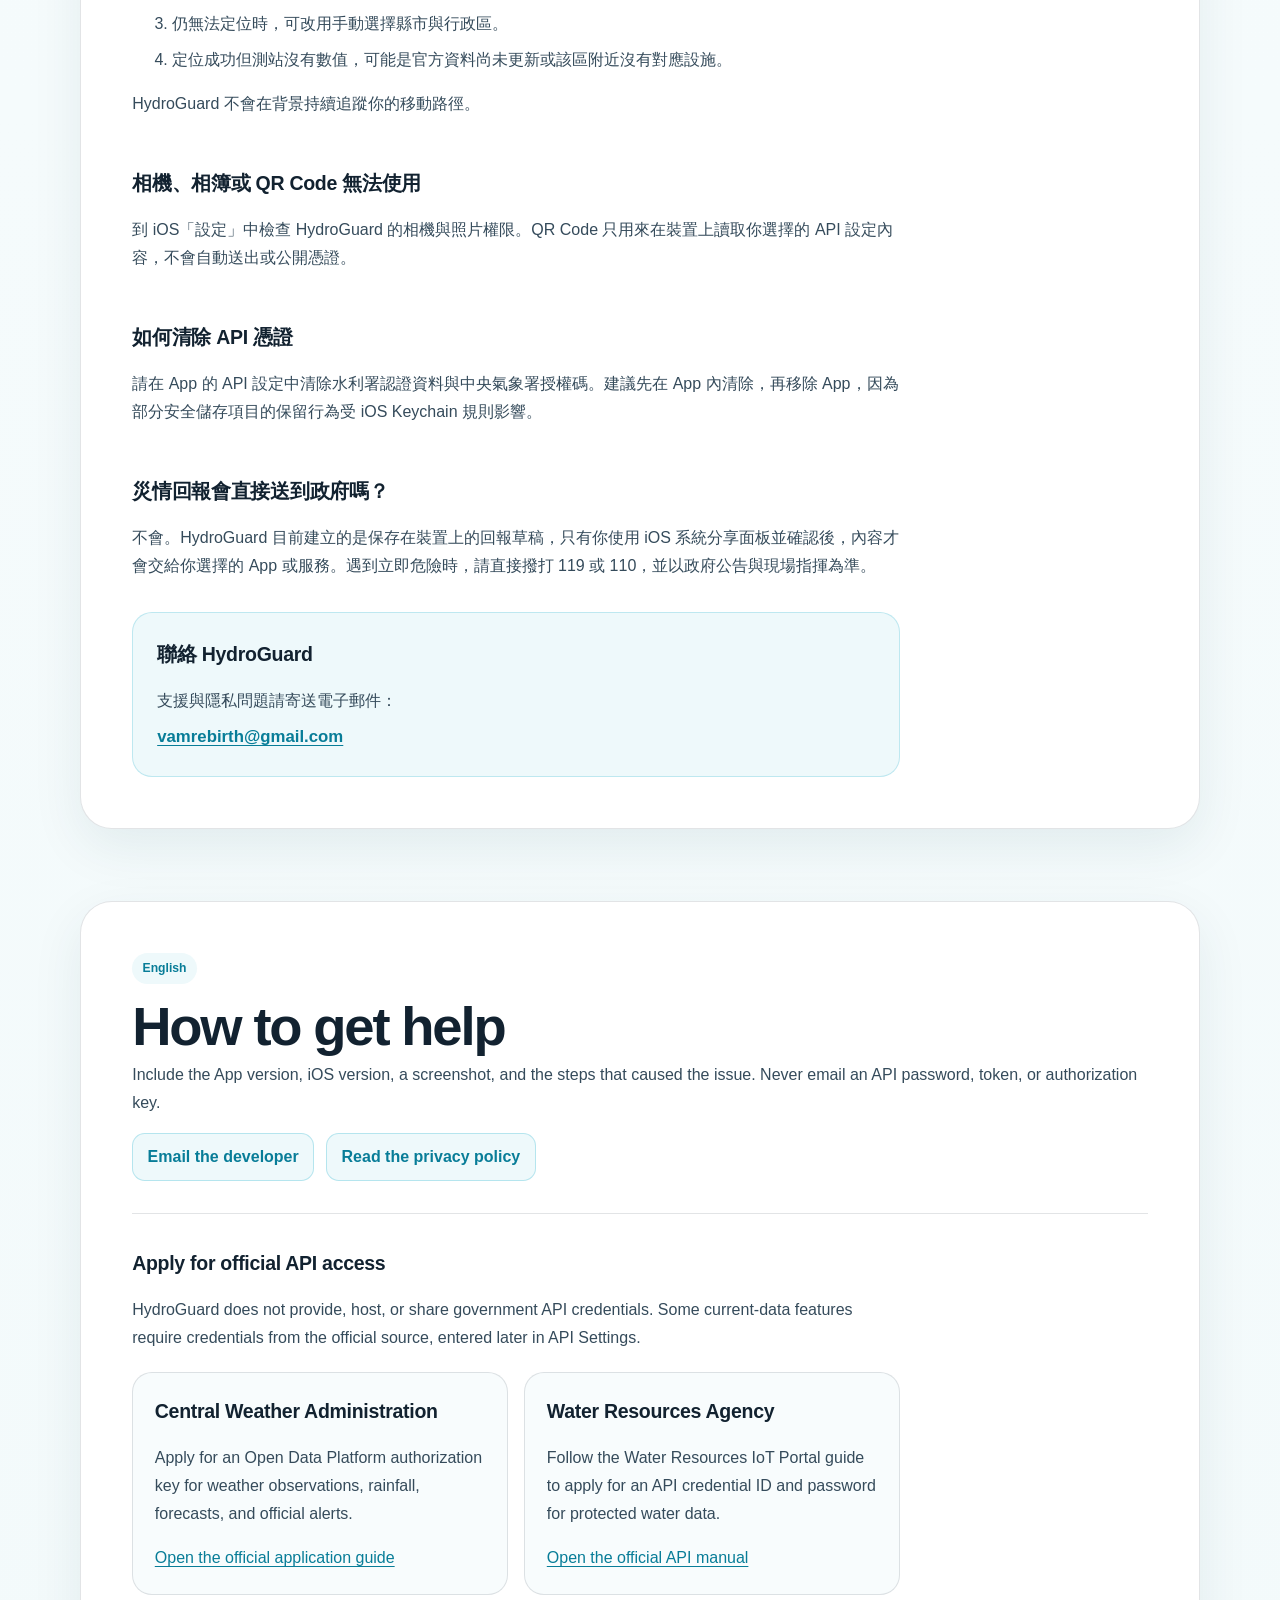
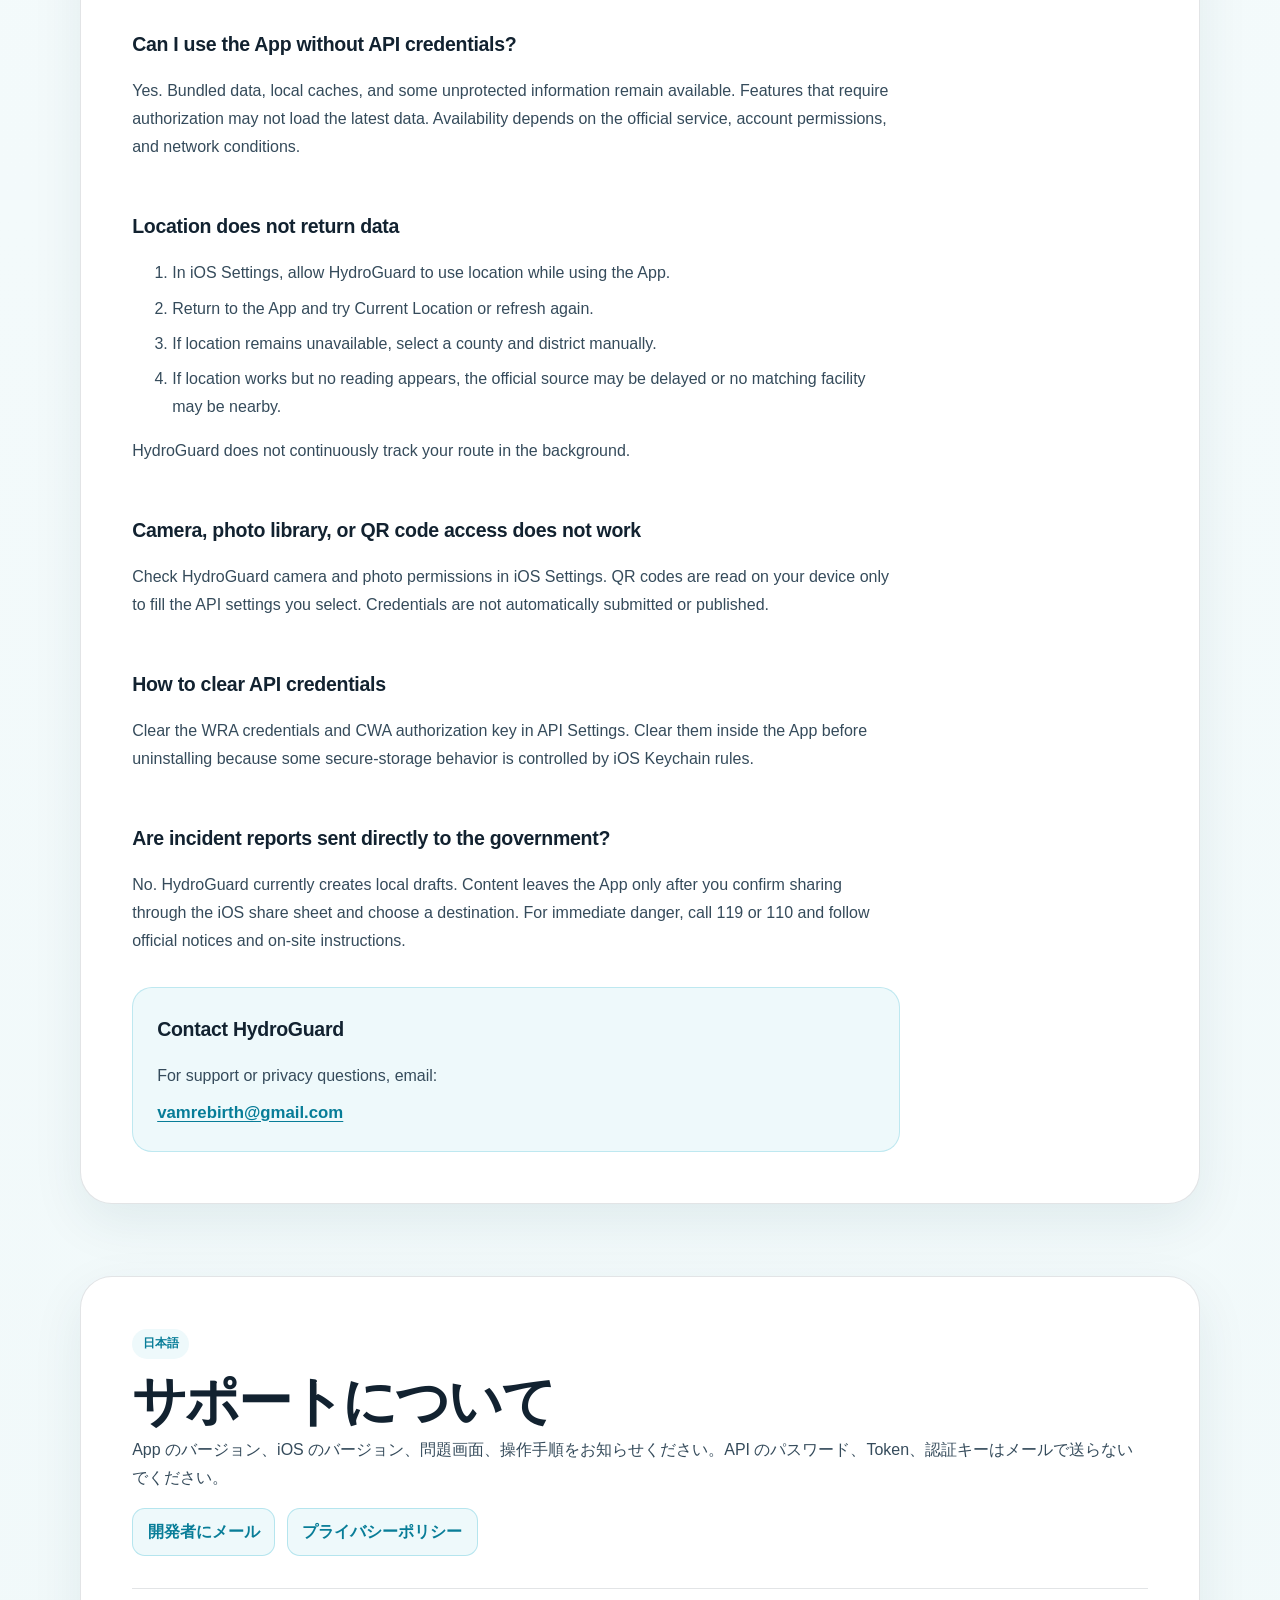
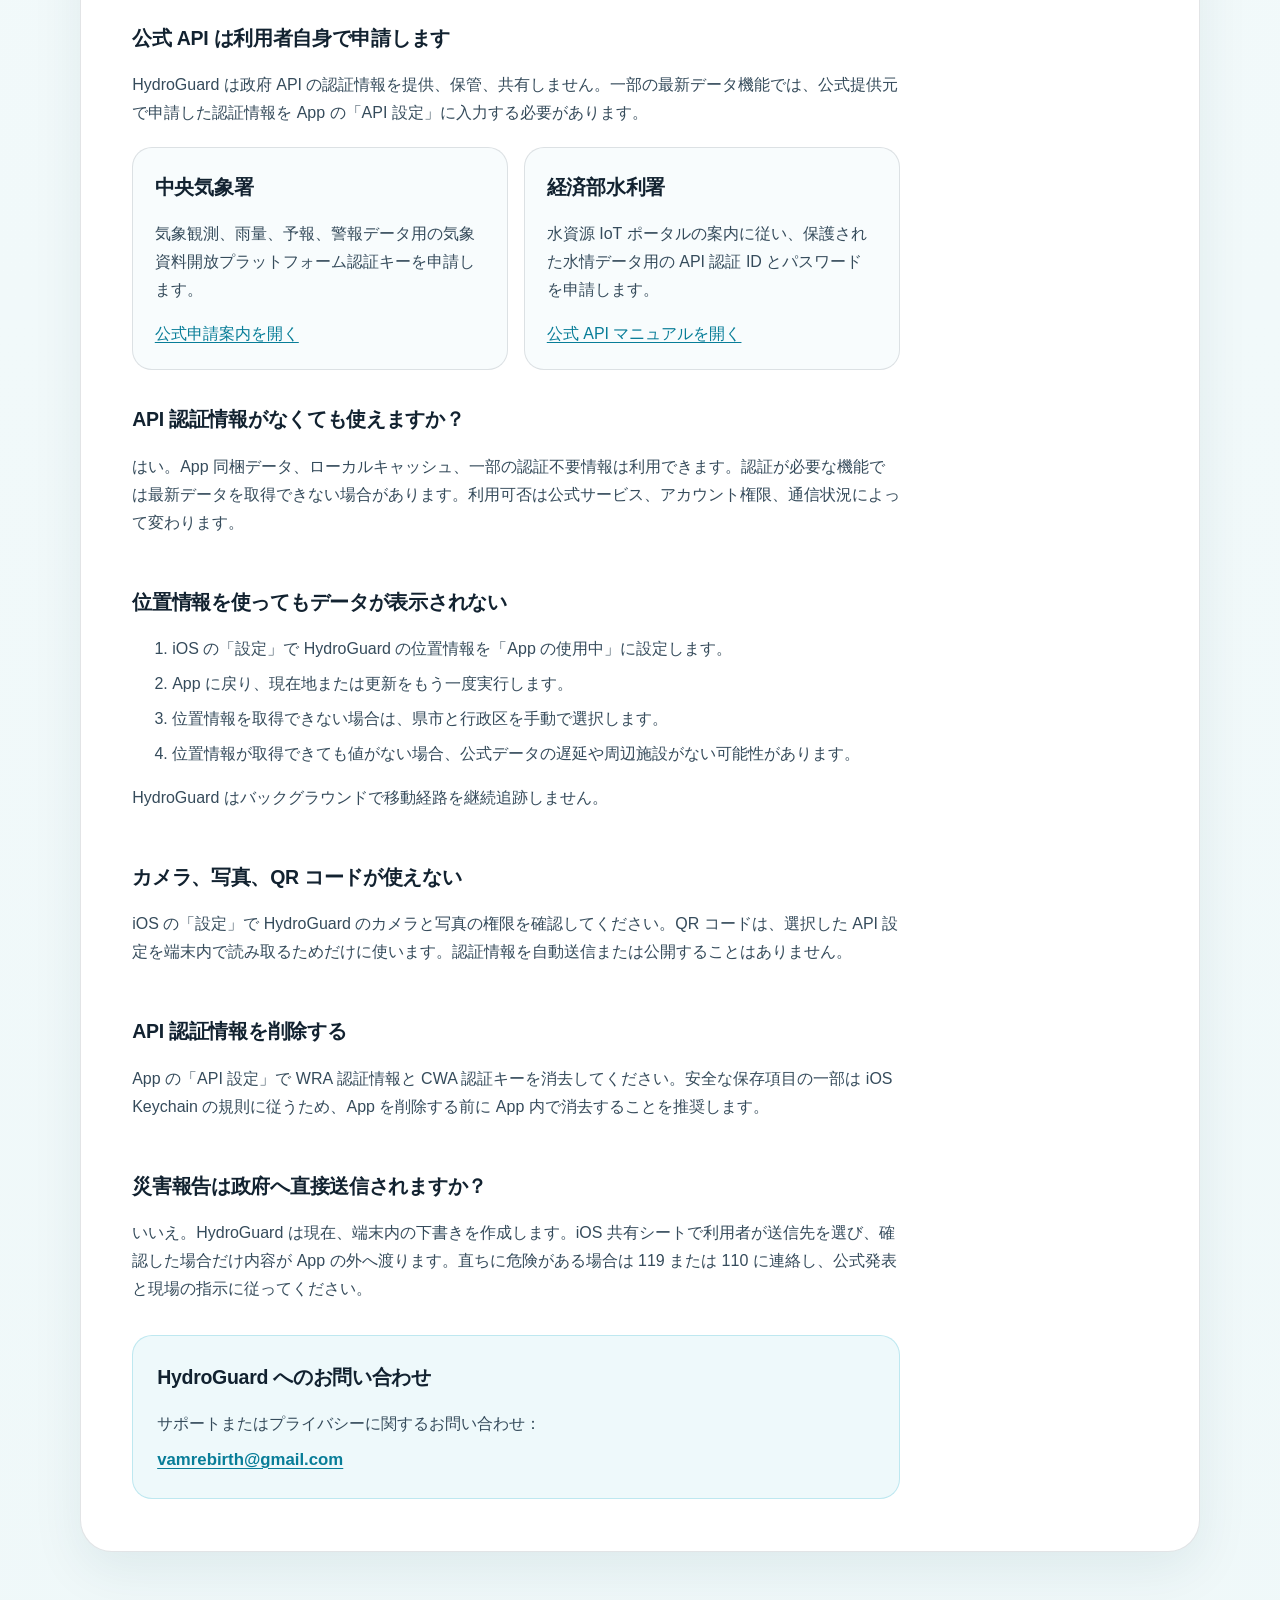
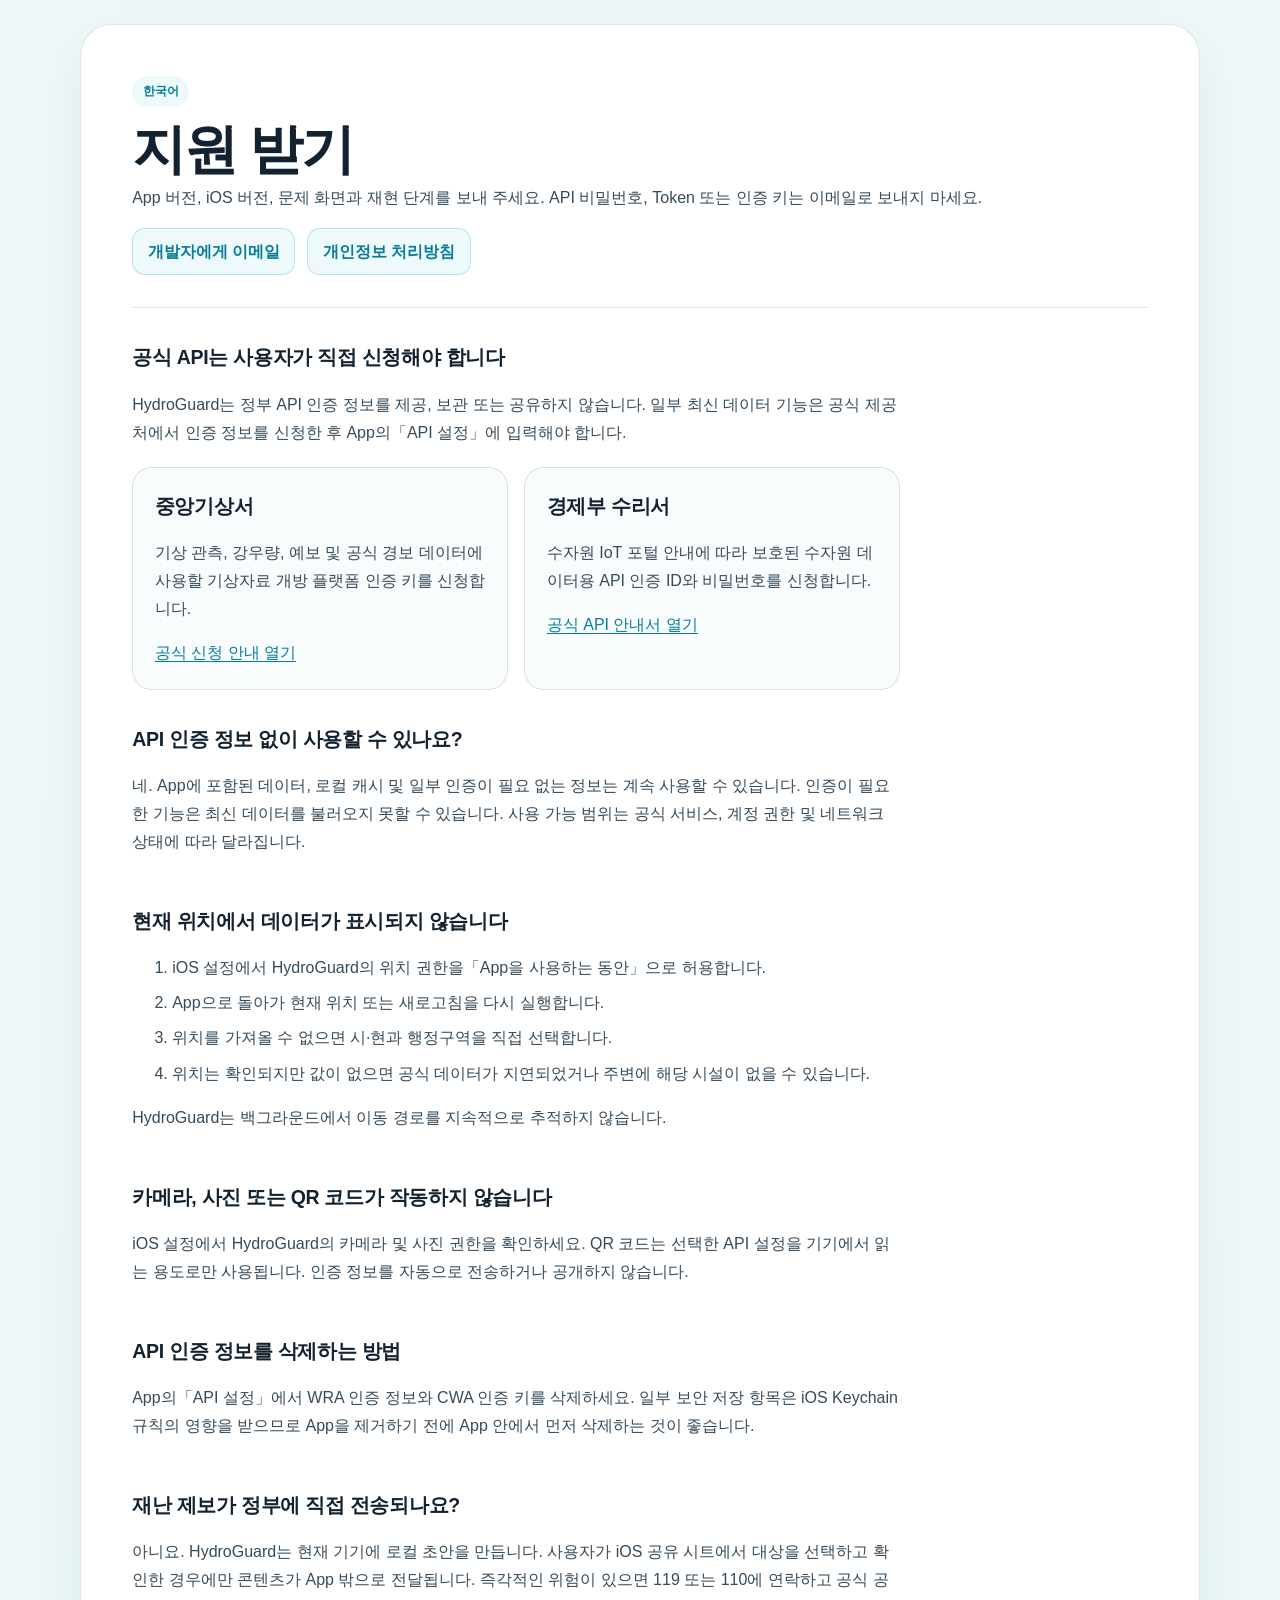
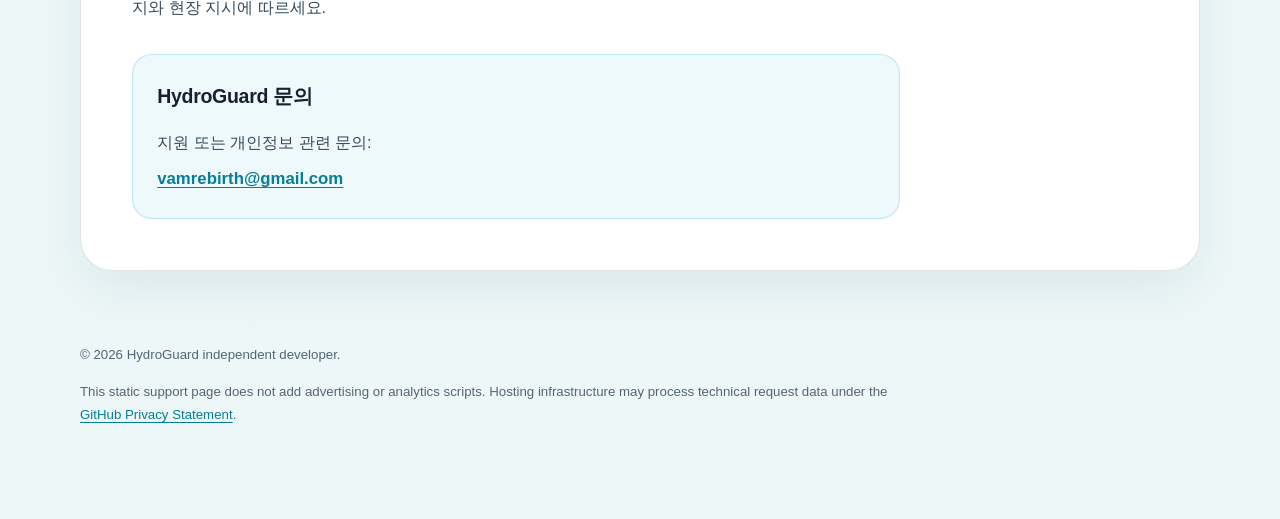
<file: support/index.html>
<!doctype html>
<html lang="zh-Hant">
  <head>
    <meta charset="utf-8" />
    <meta name="viewport" content="width=device-width, initial-scale=1" />
    <meta
      name="description"
      content="HydroGuard 使用支援、官方 API 申請方式與聯絡資訊。"
    />
    <meta name="color-scheme" content="light" />
    <title>HydroGuard 支援</title>
    <link rel="stylesheet" href="../assets/styles.css" />
  </head>
  <body>
    <header class="hero">
      <div class="hero__inner">
        <div class="topbar">
          <a class="brand" href="../" aria-label="HydroGuard privacy policy">
            <span class="brand__mark" aria-hidden="true">≋</span>
            <span>HydroGuard</span>
          </a>
          <nav class="site-nav" aria-label="Site">
            <a href="../">隱私權政策</a>
            <a aria-current="page" href="./">支援</a>
          </nav>
        </div>
        <p class="hero__eyebrow">Support · Local first</p>
        <h1>使用支援</h1>
        <p class="hero__lead">
          查找 API 申請方式、權限處理與資料更新說明，或直接聯絡 HydroGuard 開發者。
        </p>
        <nav class="language-nav" aria-label="Language">
          <a href="#zh-TW">繁體中文</a>
          <a href="#en">English</a>
          <a href="#ja">日本語</a>
          <a href="#ko">한국어</a>
        </nav>
      </div>
    </header>

    <main id="top" class="page-shell">
      <aside class="summary-card" aria-label="Support summary">
        <div>
          <span class="summary-card__label">支援信箱</span>
          <a href="mailto:vamrebirth@gmail.com">vamrebirth@gmail.com</a>
        </div>
        <div>
          <span class="summary-card__label">App 帳號</span>
          <strong>不需註冊或登入</strong>
        </div>
        <div>
          <span class="summary-card__label">資料原則</span>
          <strong>本機保存為優先</strong>
        </div>
      </aside>

      <article id="zh-TW" class="policy" lang="zh-Hant">
        <header class="policy__header">
          <span class="policy__locale">繁體中文</span>
          <h2>如何取得協助</h2>
          <p>請在來信中附上 App 版本、iOS 版本、發生問題的畫面與操作步驟，但不要寄送 API 密碼、Token 或授權碼。</p>
          <div class="support-actions">
            <a class="support-action" href="mailto:vamrebirth@gmail.com">寄信給開發者</a>
            <a class="support-action" href="../">查看隱私權政策</a>
          </div>
        </header>

        <section>
          <h3>官方 API 需要自行申請</h3>
          <p>
            HydroGuard 不提供、代管或共用政府 API 憑證。部分即時功能需要你先向資料來源平台申請，再到 App 的「API 設定」輸入。
          </p>
          <div class="support-grid">
            <div class="support-panel">
              <h3>中央氣象署</h3>
              <p>申請氣象資料開放平臺授權碼，用於天氣、雨量、預報及警特報資料。</p>
              <a href="https://opendata.cwa.gov.tw/about/application/general">查看官方申請說明</a>
            </div>
            <div class="support-panel">
              <h3>經濟部水利署</h3>
              <p>依水資源物聯網入口網說明申請 API 認證 ID 與密碼，用於受保護的水情資料。</p>
              <a href="https://iot.wra.gov.tw/WaterAPIManualDoc_single.jsp">查看官方 API 手冊</a>
            </div>
          </div>
        </section>

        <section>
          <h3>沒有 API 憑證可以使用嗎？</h3>
          <p>
            可以。你仍可查看 App 內附資料、本機快取及部分不需授權的資訊；需要認證的最新資料可能無法載入。實際可用範圍取決於官方服務、帳號權限與網路狀況。
          </p>
        </section>

        <section>
          <h3>定位沒有資料</h3>
          <ol>
            <li>到 iOS「設定」確認 HydroGuard 的定位權限為「使用 App 期間」。</li>
            <li>回到 App 後重新按目前位置或重新整理。</li>
            <li>仍無法定位時，可改用手動選擇縣市與行政區。</li>
            <li>定位成功但測站沒有數值，可能是官方資料尚未更新或該區附近沒有對應設施。</li>
          </ol>
          <p>HydroGuard 不會在背景持續追蹤你的移動路徑。</p>
        </section>

        <section>
          <h3>相機、相簿或 QR Code 無法使用</h3>
          <p>
            到 iOS「設定」中檢查 HydroGuard 的相機與照片權限。QR Code 只用來在裝置上讀取你選擇的 API 設定內容，不會自動送出或公開憑證。
          </p>
        </section>

        <section>
          <h3>如何清除 API 憑證</h3>
          <p>
            請在 App 的 API 設定中清除水利署認證資料與中央氣象署授權碼。建議先在 App 內清除，再移除 App，因為部分安全儲存項目的保留行為受 iOS Keychain 規則影響。
          </p>
        </section>

        <section>
          <h3>災情回報會直接送到政府嗎？</h3>
          <p>
            不會。HydroGuard 目前建立的是保存在裝置上的回報草稿，只有你使用 iOS 系統分享面板並確認後，內容才會交給你選擇的 App 或服務。遇到立即危險時，請直接撥打 119 或 110，並以政府公告與現場指揮為準。
          </p>
        </section>

        <section class="contact-card">
          <h3>聯絡 HydroGuard</h3>
          <p>支援與隱私問題請寄送電子郵件：</p>
          <a href="mailto:vamrebirth@gmail.com">vamrebirth@gmail.com</a>
        </section>
      </article>

      <article id="en" class="policy" lang="en">
        <header class="policy__header">
          <span class="policy__locale">English</span>
          <h2>How to get help</h2>
          <p>Include the App version, iOS version, a screenshot, and the steps that caused the issue. Never email an API password, token, or authorization key.</p>
          <div class="support-actions">
            <a class="support-action" href="mailto:vamrebirth@gmail.com">Email the developer</a>
            <a class="support-action" href="../#en">Read the privacy policy</a>
          </div>
        </header>

        <section>
          <h3>Apply for official API access</h3>
          <p>
            HydroGuard does not provide, host, or share government API credentials. Some current-data features require credentials from the official source, entered later in API Settings.
          </p>
          <div class="support-grid">
            <div class="support-panel">
              <h3>Central Weather Administration</h3>
              <p>Apply for an Open Data Platform authorization key for weather observations, rainfall, forecasts, and official alerts.</p>
              <a href="https://opendata.cwa.gov.tw/about/application/general">Open the official application guide</a>
            </div>
            <div class="support-panel">
              <h3>Water Resources Agency</h3>
              <p>Follow the Water Resources IoT Portal guide to apply for an API credential ID and password for protected water data.</p>
              <a href="https://iot.wra.gov.tw/WaterAPIManualDoc_single.jsp">Open the official API manual</a>
            </div>
          </div>
        </section>

        <section>
          <h3>Can I use the App without API credentials?</h3>
          <p>
            Yes. Bundled data, local caches, and some unprotected information remain available. Features that require authorization may not load the latest data. Availability depends on the official service, account permissions, and network conditions.
          </p>
        </section>

        <section>
          <h3>Location does not return data</h3>
          <ol>
            <li>In iOS Settings, allow HydroGuard to use location while using the App.</li>
            <li>Return to the App and try Current Location or refresh again.</li>
            <li>If location remains unavailable, select a county and district manually.</li>
            <li>If location works but no reading appears, the official source may be delayed or no matching facility may be nearby.</li>
          </ol>
          <p>HydroGuard does not continuously track your route in the background.</p>
        </section>

        <section>
          <h3>Camera, photo library, or QR code access does not work</h3>
          <p>
            Check HydroGuard camera and photo permissions in iOS Settings. QR codes are read on your device only to fill the API settings you select. Credentials are not automatically submitted or published.
          </p>
        </section>

        <section>
          <h3>How to clear API credentials</h3>
          <p>
            Clear the WRA credentials and CWA authorization key in API Settings. Clear them inside the App before uninstalling because some secure-storage behavior is controlled by iOS Keychain rules.
          </p>
        </section>

        <section>
          <h3>Are incident reports sent directly to the government?</h3>
          <p>
            No. HydroGuard currently creates local drafts. Content leaves the App only after you confirm sharing through the iOS share sheet and choose a destination. For immediate danger, call 119 or 110 and follow official notices and on-site instructions.
          </p>
        </section>

        <section class="contact-card">
          <h3>Contact HydroGuard</h3>
          <p>For support or privacy questions, email:</p>
          <a href="mailto:vamrebirth@gmail.com">vamrebirth@gmail.com</a>
        </section>
      </article>

      <article id="ja" class="policy" lang="ja">
        <header class="policy__header">
          <span class="policy__locale">日本語</span>
          <h2>サポートについて</h2>
          <p>App のバージョン、iOS のバージョン、問題画面、操作手順をお知らせください。API のパスワード、Token、認証キーはメールで送らないでください。</p>
          <div class="support-actions">
            <a class="support-action" href="mailto:vamrebirth@gmail.com">開発者にメール</a>
            <a class="support-action" href="../#ja">プライバシーポリシー</a>
          </div>
        </header>

        <section>
          <h3>公式 API は利用者自身で申請します</h3>
          <p>
            HydroGuard は政府 API の認証情報を提供、保管、共有しません。一部の最新データ機能では、公式提供元で申請した認証情報を App の「API 設定」に入力する必要があります。
          </p>
          <div class="support-grid">
            <div class="support-panel">
              <h3>中央気象署</h3>
              <p>気象観測、雨量、予報、警報データ用の気象資料開放プラットフォーム認証キーを申請します。</p>
              <a href="https://opendata.cwa.gov.tw/about/application/general">公式申請案内を開く</a>
            </div>
            <div class="support-panel">
              <h3>経済部水利署</h3>
              <p>水資源 IoT ポータルの案内に従い、保護された水情データ用の API 認証 ID とパスワードを申請します。</p>
              <a href="https://iot.wra.gov.tw/WaterAPIManualDoc_single.jsp">公式 API マニュアルを開く</a>
            </div>
          </div>
        </section>

        <section>
          <h3>API 認証情報がなくても使えますか？</h3>
          <p>
            はい。App 同梱データ、ローカルキャッシュ、一部の認証不要情報は利用できます。認証が必要な機能では最新データを取得できない場合があります。利用可否は公式サービス、アカウント権限、通信状況によって変わります。
          </p>
        </section>

        <section>
          <h3>位置情報を使ってもデータが表示されない</h3>
          <ol>
            <li>iOS の「設定」で HydroGuard の位置情報を「App の使用中」に設定します。</li>
            <li>App に戻り、現在地または更新をもう一度実行します。</li>
            <li>位置情報を取得できない場合は、県市と行政区を手動で選択します。</li>
            <li>位置情報が取得できても値がない場合、公式データの遅延や周辺施設がない可能性があります。</li>
          </ol>
          <p>HydroGuard はバックグラウンドで移動経路を継続追跡しません。</p>
        </section>

        <section>
          <h3>カメラ、写真、QR コードが使えない</h3>
          <p>
            iOS の「設定」で HydroGuard のカメラと写真の権限を確認してください。QR コードは、選択した API 設定を端末内で読み取るためだけに使います。認証情報を自動送信または公開することはありません。
          </p>
        </section>

        <section>
          <h3>API 認証情報を削除する</h3>
          <p>
            App の「API 設定」で WRA 認証情報と CWA 認証キーを消去してください。安全な保存項目の一部は iOS Keychain の規則に従うため、App を削除する前に App 内で消去することを推奨します。
          </p>
        </section>

        <section>
          <h3>災害報告は政府へ直接送信されますか？</h3>
          <p>
            いいえ。HydroGuard は現在、端末内の下書きを作成します。iOS 共有シートで利用者が送信先を選び、確認した場合だけ内容が App の外へ渡ります。直ちに危険がある場合は 119 または 110 に連絡し、公式発表と現場の指示に従ってください。
          </p>
        </section>

        <section class="contact-card">
          <h3>HydroGuard へのお問い合わせ</h3>
          <p>サポートまたはプライバシーに関するお問い合わせ：</p>
          <a href="mailto:vamrebirth@gmail.com">vamrebirth@gmail.com</a>
        </section>
      </article>

      <article id="ko" class="policy" lang="ko">
        <header class="policy__header">
          <span class="policy__locale">한국어</span>
          <h2>지원 받기</h2>
          <p>App 버전, iOS 버전, 문제 화면과 재현 단계를 보내 주세요. API 비밀번호, Token 또는 인증 키는 이메일로 보내지 마세요.</p>
          <div class="support-actions">
            <a class="support-action" href="mailto:vamrebirth@gmail.com">개발자에게 이메일</a>
            <a class="support-action" href="../#ko">개인정보 처리방침</a>
          </div>
        </header>

        <section>
          <h3>공식 API는 사용자가 직접 신청해야 합니다</h3>
          <p>
            HydroGuard는 정부 API 인증 정보를 제공, 보관 또는 공유하지 않습니다. 일부 최신 데이터 기능은 공식 제공처에서 인증 정보를 신청한 후 App의「API 설정」에 입력해야 합니다.
          </p>
          <div class="support-grid">
            <div class="support-panel">
              <h3>중앙기상서</h3>
              <p>기상 관측, 강우량, 예보 및 공식 경보 데이터에 사용할 기상자료 개방 플랫폼 인증 키를 신청합니다.</p>
              <a href="https://opendata.cwa.gov.tw/about/application/general">공식 신청 안내 열기</a>
            </div>
            <div class="support-panel">
              <h3>경제부 수리서</h3>
              <p>수자원 IoT 포털 안내에 따라 보호된 수자원 데이터용 API 인증 ID와 비밀번호를 신청합니다.</p>
              <a href="https://iot.wra.gov.tw/WaterAPIManualDoc_single.jsp">공식 API 안내서 열기</a>
            </div>
          </div>
        </section>

        <section>
          <h3>API 인증 정보 없이 사용할 수 있나요?</h3>
          <p>
            네. App에 포함된 데이터, 로컬 캐시 및 일부 인증이 필요 없는 정보는 계속 사용할 수 있습니다. 인증이 필요한 기능은 최신 데이터를 불러오지 못할 수 있습니다. 사용 가능 범위는 공식 서비스, 계정 권한 및 네트워크 상태에 따라 달라집니다.
          </p>
        </section>

        <section>
          <h3>현재 위치에서 데이터가 표시되지 않습니다</h3>
          <ol>
            <li>iOS 설정에서 HydroGuard의 위치 권한을「App을 사용하는 동안」으로 허용합니다.</li>
            <li>App으로 돌아가 현재 위치 또는 새로고침을 다시 실행합니다.</li>
            <li>위치를 가져올 수 없으면 시·현과 행정구역을 직접 선택합니다.</li>
            <li>위치는 확인되지만 값이 없으면 공식 데이터가 지연되었거나 주변에 해당 시설이 없을 수 있습니다.</li>
          </ol>
          <p>HydroGuard는 백그라운드에서 이동 경로를 지속적으로 추적하지 않습니다.</p>
        </section>

        <section>
          <h3>카메라, 사진 또는 QR 코드가 작동하지 않습니다</h3>
          <p>
            iOS 설정에서 HydroGuard의 카메라 및 사진 권한을 확인하세요. QR 코드는 선택한 API 설정을 기기에서 읽는 용도로만 사용됩니다. 인증 정보를 자동으로 전송하거나 공개하지 않습니다.
          </p>
        </section>

        <section>
          <h3>API 인증 정보를 삭제하는 방법</h3>
          <p>
            App의「API 설정」에서 WRA 인증 정보와 CWA 인증 키를 삭제하세요. 일부 보안 저장 항목은 iOS Keychain 규칙의 영향을 받으므로 App을 제거하기 전에 App 안에서 먼저 삭제하는 것이 좋습니다.
          </p>
        </section>

        <section>
          <h3>재난 제보가 정부에 직접 전송되나요?</h3>
          <p>
            아니요. HydroGuard는 현재 기기에 로컬 초안을 만듭니다. 사용자가 iOS 공유 시트에서 대상을 선택하고 확인한 경우에만 콘텐츠가 App 밖으로 전달됩니다. 즉각적인 위험이 있으면 119 또는 110에 연락하고 공식 공지와 현장 지시에 따르세요.
          </p>
        </section>

        <section class="contact-card">
          <h3>HydroGuard 문의</h3>
          <p>지원 또는 개인정보 관련 문의:</p>
          <a href="mailto:vamrebirth@gmail.com">vamrebirth@gmail.com</a>
        </section>
      </article>

      <footer>
        <p>© 2026 HydroGuard independent developer.</p>
        <p>
          This static support page does not add advertising or analytics scripts. Hosting infrastructure may process technical request data under the
          <a href="https://docs.github.com/en/site-policy/privacy-policies/github-general-privacy-statement">GitHub Privacy Statement</a>.
        </p>
      </footer>
    </main>
  </body>
</html>
</file>
<file: assets/styles.css>
:root {
  color-scheme: light;
  --ink: #122230;
  --muted: #536675;
  --surface: rgba(255, 255, 255, 0.9);
  --surface-strong: #ffffff;
  --line: rgba(18, 34, 48, 0.12);
  --aqua: #12a9c7;
  --aqua-deep: #087d98;
  --wash: #eef9fb;
  --shadow: 0 24px 70px rgba(15, 52, 68, 0.12);
}

* {
  box-sizing: border-box;
}

html {
  scroll-behavior: smooth;
}

body {
  margin: 0;
  background:
    radial-gradient(circle at 90% 0%, rgba(18, 169, 199, 0.18), transparent 34rem),
    linear-gradient(180deg, #f7fcfd 0%, #edf7f8 100%);
  color: var(--ink);
  font-family:
    -apple-system, BlinkMacSystemFont, "SF Pro Text", "Noto Sans TC",
    "Noto Sans JP", "Noto Sans KR", "Segoe UI", sans-serif;
  line-height: 1.75;
}

a {
  color: var(--aqua-deep);
  text-underline-offset: 0.2em;
}

.hero {
  overflow: hidden;
  position: relative;
  color: #f7feff;
  background:
    linear-gradient(145deg, rgba(4, 32, 46, 0.96), rgba(7, 83, 104, 0.92)),
    #052a3b;
}

.hero::after {
  position: absolute;
  right: -8rem;
  bottom: -15rem;
  width: 34rem;
  height: 34rem;
  border: 1px solid rgba(130, 230, 246, 0.26);
  border-radius: 48% 52% 54% 46%;
  box-shadow:
    0 0 0 3rem rgba(130, 230, 246, 0.05),
    0 0 0 7rem rgba(130, 230, 246, 0.04);
  content: "";
  transform: rotate(18deg);
}

.hero__inner {
  position: relative;
  z-index: 1;
  width: min(70rem, calc(100% - 2.5rem));
  margin: 0 auto;
  padding: 2.25rem 0 7.5rem;
}

.brand {
  display: inline-flex;
  align-items: center;
  gap: 0.65rem;
  color: inherit;
  font-weight: 750;
  letter-spacing: 0.02em;
  text-decoration: none;
}

.topbar {
  display: flex;
  align-items: center;
  justify-content: space-between;
  gap: 1rem;
}

.site-nav {
  display: flex;
  align-items: center;
  gap: 1rem;
}

.site-nav a {
  color: rgba(239, 252, 255, 0.82);
  font-size: 0.9rem;
  text-decoration: none;
}

.site-nav a:hover,
.site-nav a:focus-visible,
.site-nav a[aria-current="page"] {
  color: #ffffff;
  text-decoration: underline;
  text-decoration-color: #62ddf1;
}

.brand__mark {
  display: grid;
  width: 2.25rem;
  height: 2.25rem;
  place-items: center;
  border: 1px solid rgba(255, 255, 255, 0.34);
  border-radius: 0.75rem;
  background: rgba(63, 203, 228, 0.17);
  color: #62ddf1;
  font-size: 1.45rem;
  line-height: 1;
}

.hero__eyebrow {
  margin: 4.5rem 0 0.4rem;
  color: #78ddef;
  font-size: 0.78rem;
  font-weight: 750;
  letter-spacing: 0.16em;
  text-transform: uppercase;
}

h1 {
  max-width: 12ch;
  margin: 0;
  font-size: clamp(2.8rem, 8vw, 5.8rem);
  letter-spacing: -0.055em;
  line-height: 0.98;
}

.hero__lead {
  max-width: 42rem;
  margin: 1.6rem 0 0;
  color: rgba(239, 252, 255, 0.78);
  font-size: clamp(1rem, 2vw, 1.25rem);
}

.language-nav {
  display: flex;
  flex-wrap: wrap;
  gap: 0.55rem;
  margin-top: 2.25rem;
}

.language-nav a {
  padding: 0.55rem 0.9rem;
  border: 1px solid rgba(255, 255, 255, 0.2);
  border-radius: 999px;
  color: #eefcff;
  background: rgba(255, 255, 255, 0.06);
  font-size: 0.88rem;
  text-decoration: none;
  transition: 160ms ease;
}

.language-nav a:hover,
.language-nav a:focus-visible {
  border-color: rgba(126, 226, 243, 0.72);
  background: rgba(86, 207, 228, 0.16);
}

.page-shell {
  width: min(70rem, calc(100% - 2.5rem));
  margin: -4rem auto 0;
}

.summary-card {
  position: relative;
  z-index: 2;
  display: grid;
  grid-template-columns: repeat(3, 1fr);
  gap: 1px;
  overflow: hidden;
  border: 1px solid rgba(255, 255, 255, 0.8);
  border-radius: 1.5rem;
  background: var(--line);
  box-shadow: var(--shadow);
  backdrop-filter: blur(24px);
}

.summary-card > div {
  min-width: 0;
  padding: 1.35rem 1.5rem;
  background: var(--surface);
}

.summary-card__label {
  display: block;
  margin-bottom: 0.25rem;
  color: var(--muted);
  font-size: 0.76rem;
  font-weight: 750;
  letter-spacing: 0.08em;
}

.summary-card strong,
.summary-card a {
  overflow-wrap: anywhere;
}

.policy {
  scroll-margin-top: 1rem;
  margin: 4.5rem 0;
  padding: clamp(1.4rem, 4vw, 4rem);
  border: 1px solid var(--line);
  border-radius: 2rem;
  background: var(--surface-strong);
  box-shadow: 0 18px 52px rgba(18, 63, 79, 0.08);
}

.policy__header {
  padding-bottom: 2rem;
  border-bottom: 1px solid var(--line);
}

.policy__locale {
  display: inline-block;
  padding: 0.3rem 0.65rem;
  border-radius: 999px;
  color: var(--aqua-deep);
  background: var(--wash);
  font-size: 0.76rem;
  font-weight: 800;
}

.policy h2 {
  margin: 0.8rem 0 0.2rem;
  font-size: clamp(2rem, 5vw, 3.4rem);
  letter-spacing: -0.04em;
  line-height: 1.12;
}

.policy__header p {
  margin: 0;
  color: var(--muted);
}

.policy section {
  max-width: 48rem;
  padding-top: 2rem;
}

.policy h3 {
  margin: 0 0 0.65rem;
  font-size: 1.22rem;
  letter-spacing: -0.015em;
}

.policy p,
.policy li {
  color: #354b5b;
}

.policy ul {
  padding-left: 1.25rem;
}

.policy li + li {
  margin-top: 0.45rem;
}

.contact-card {
  margin-top: 2rem;
  padding: 1.5rem !important;
  border: 1px solid rgba(18, 169, 199, 0.22);
  border-radius: 1.25rem;
  background: var(--wash);
}

.contact-card p {
  margin-bottom: 0.45rem;
}

.contact-card a {
  font-size: 1.05rem;
  font-weight: 750;
}

.support-grid {
  display: grid;
  grid-template-columns: repeat(2, minmax(0, 1fr));
  gap: 1rem;
  margin-top: 1.25rem;
}

.support-panel {
  padding: 1.35rem;
  border: 1px solid var(--line);
  border-radius: 1.25rem;
  background: #f8fcfd;
}

.support-panel h3 {
  margin-top: 0;
}

.support-panel p:last-child {
  margin-bottom: 0;
}

.support-actions {
  display: flex;
  flex-wrap: wrap;
  gap: 0.75rem;
  margin-top: 1rem;
}

.support-action {
  display: inline-flex;
  align-items: center;
  min-height: 2.75rem;
  padding: 0.55rem 0.9rem;
  border: 1px solid rgba(18, 169, 199, 0.26);
  border-radius: 0.8rem;
  background: var(--wash);
  font-weight: 750;
  text-decoration: none;
}

footer {
  padding: 0 0 5rem;
  color: var(--muted);
  font-size: 0.83rem;
}

footer p {
  max-width: 52rem;
}

@media (max-width: 48rem) {
  .hero__inner,
  .page-shell {
    width: min(100% - 1.25rem, 70rem);
  }

  .hero__inner {
    padding-top: 1.25rem;
  }

  .hero__eyebrow {
    margin-top: 3.5rem;
  }

  .summary-card {
    grid-template-columns: 1fr;
  }

  .topbar {
    align-items: flex-start;
  }

  .site-nav {
    gap: 0.7rem;
  }

  .site-nav a {
    font-size: 0.82rem;
  }

  .support-grid {
    grid-template-columns: 1fr;
  }

  .summary-card > div {
    padding: 1rem 1.1rem;
  }

  .policy {
    margin: 2.5rem 0;
    border-radius: 1.35rem;
  }
}

@media (prefers-reduced-motion: reduce) {
  html {
    scroll-behavior: auto;
  }

  .language-nav a {
    transition: none;
  }
}
</file>
